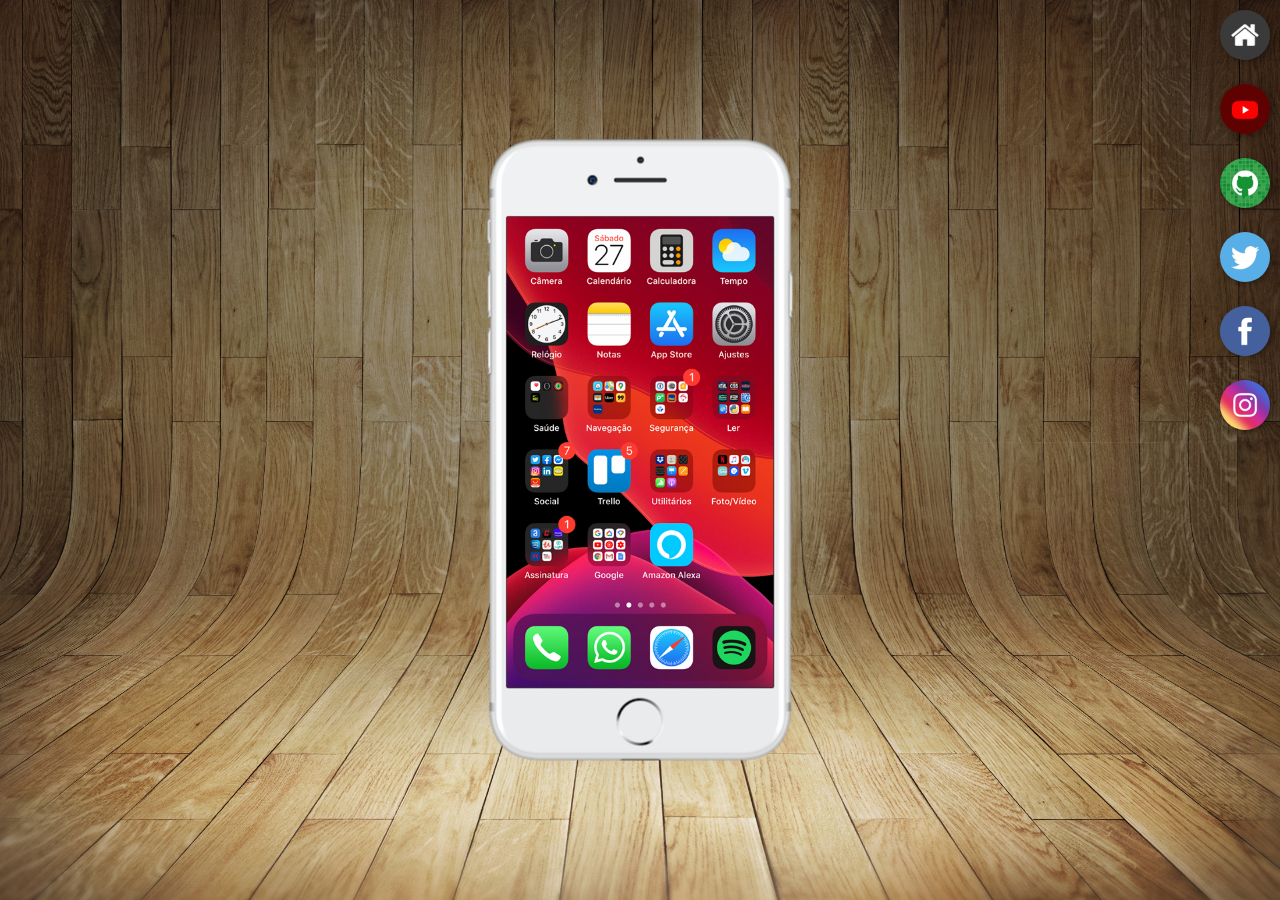
<file: index.html>
<!DOCTYPE html>
<html lang="pt-br">
<head>
    <meta charset="UTF-8">
    <meta http-equiv="X-UA-Compatible" content="IE=edge">
    <meta name="viewport" content="width=device-width, initial-scale=1.0">
    <link rel="shortcut icon" href="favicon.ico" type="image/x-icon">
    <link rel="stylesheet" href="estilo/style.css">
    <title>Projeto redes sociais</title>
</head>
<body>
    <main>
        <section id="telefone">
            <iframe src="home.html" name="tela" id="tela" frameborder="0">
                Seu navegador nao e compativel com isso.
            </iframe>
        </section>
        <section id="redes-sociais">
            <a href="home.html" target="tela"><img src="imagens/logo-home.jpg" alt="home"></a><br>
            <a href="youtube.html" target="tela"><img src="imagens/logo-youtube.jpg" alt="Youtube"></a><br>
            <a href="github.html" target="tela"><img src="imagens/logo-github.jpg" alt="Github"></a><br>
            <a href="twiter.html" target="tela"><img src="imagens/logo-twitter.jpg" alt="Twitter"></a><br>
            <a href="facebook.html" target="tela"><img src="imagens/logo-facebook.jpg" alt="Facebook"></a><br>
            <a href="instagram.html" target="tela"><img src="imagens/logo-instagram.jpg" alt="Instagram"></a>
        </section>
    </main>
</body>
</html>
</file>
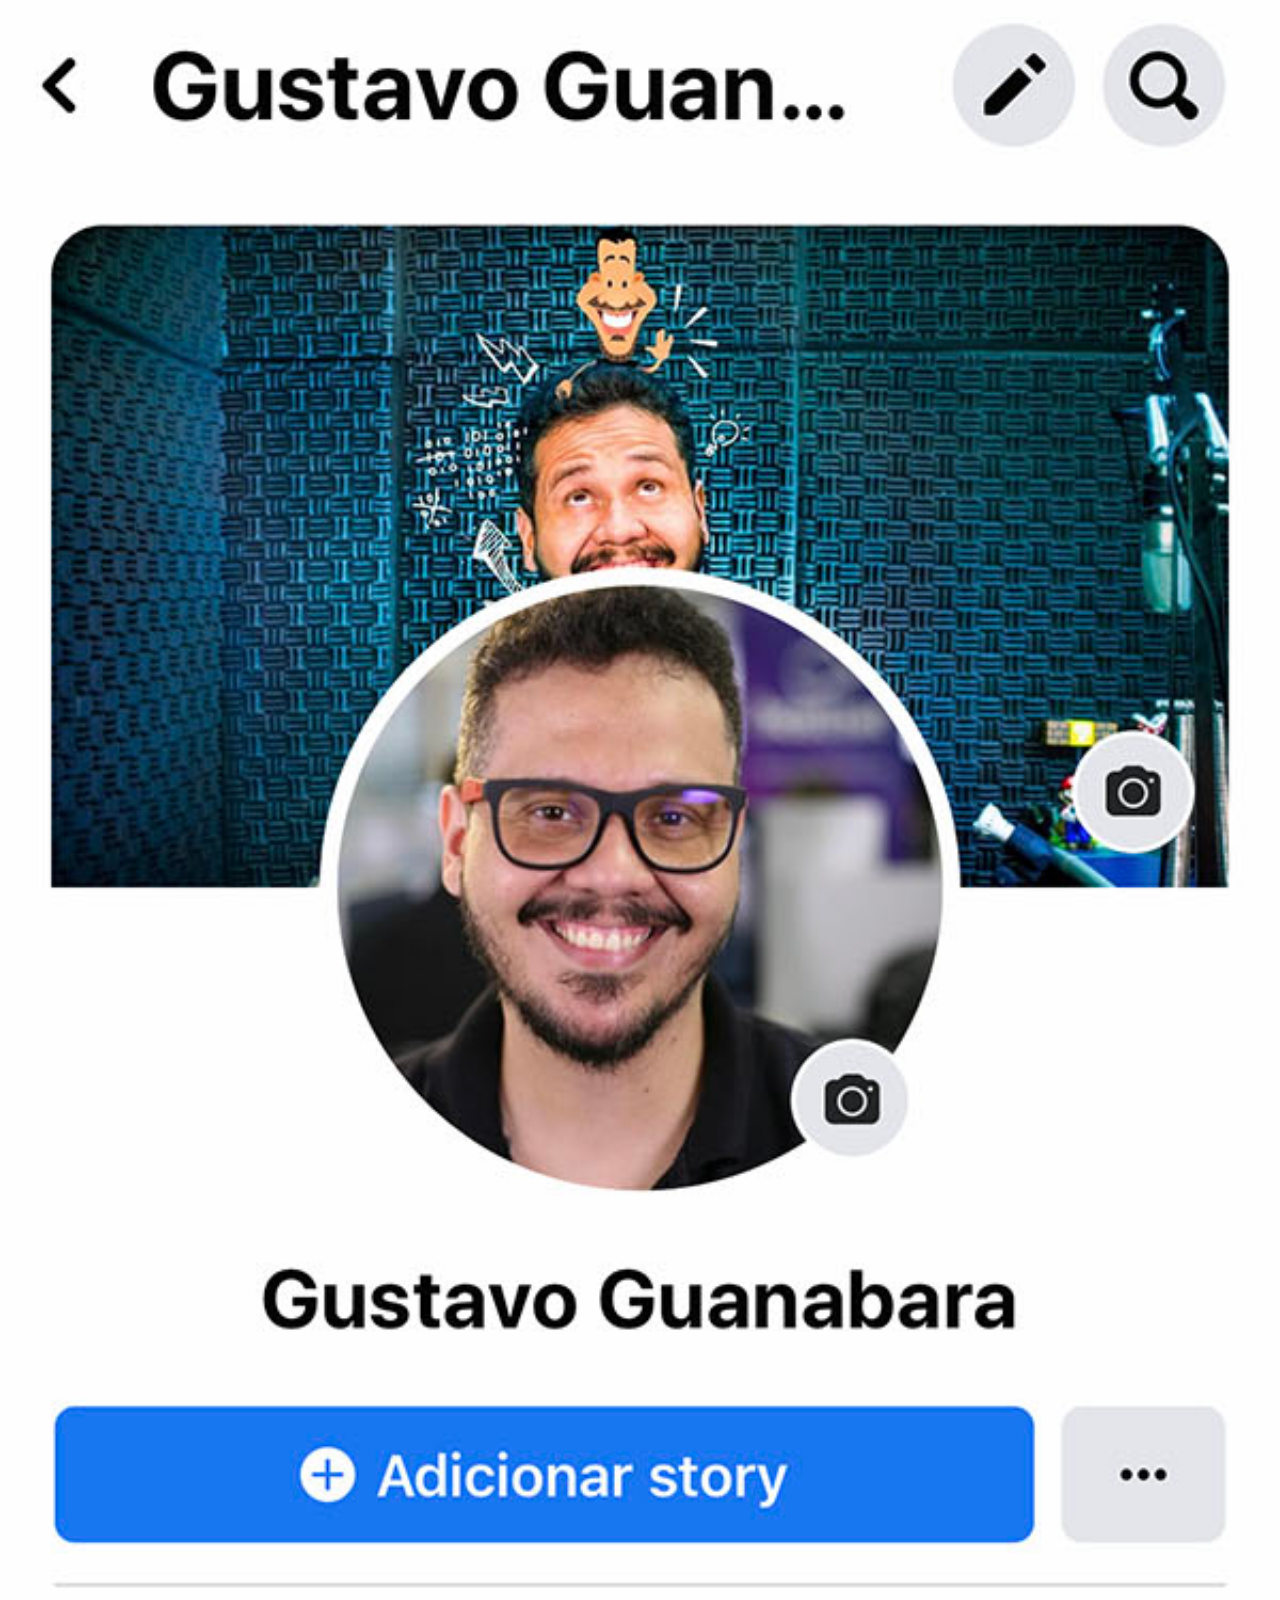
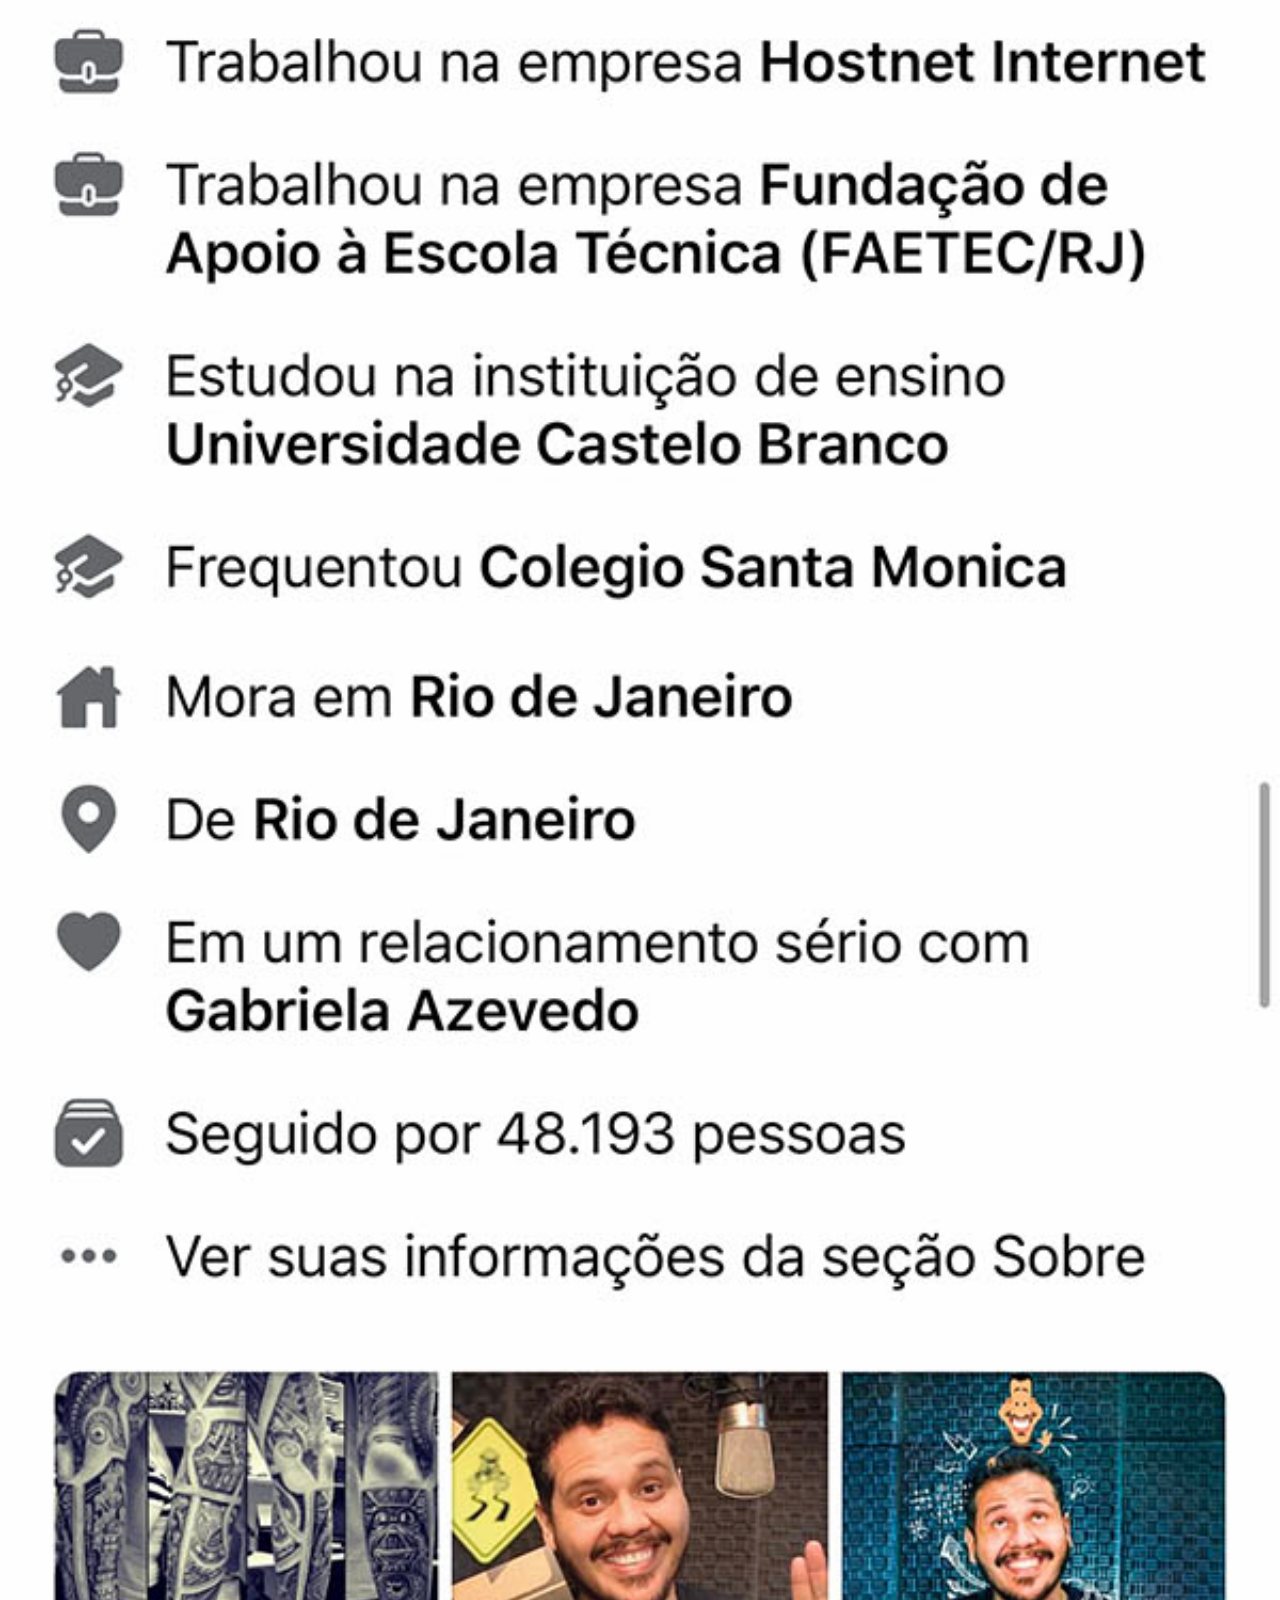
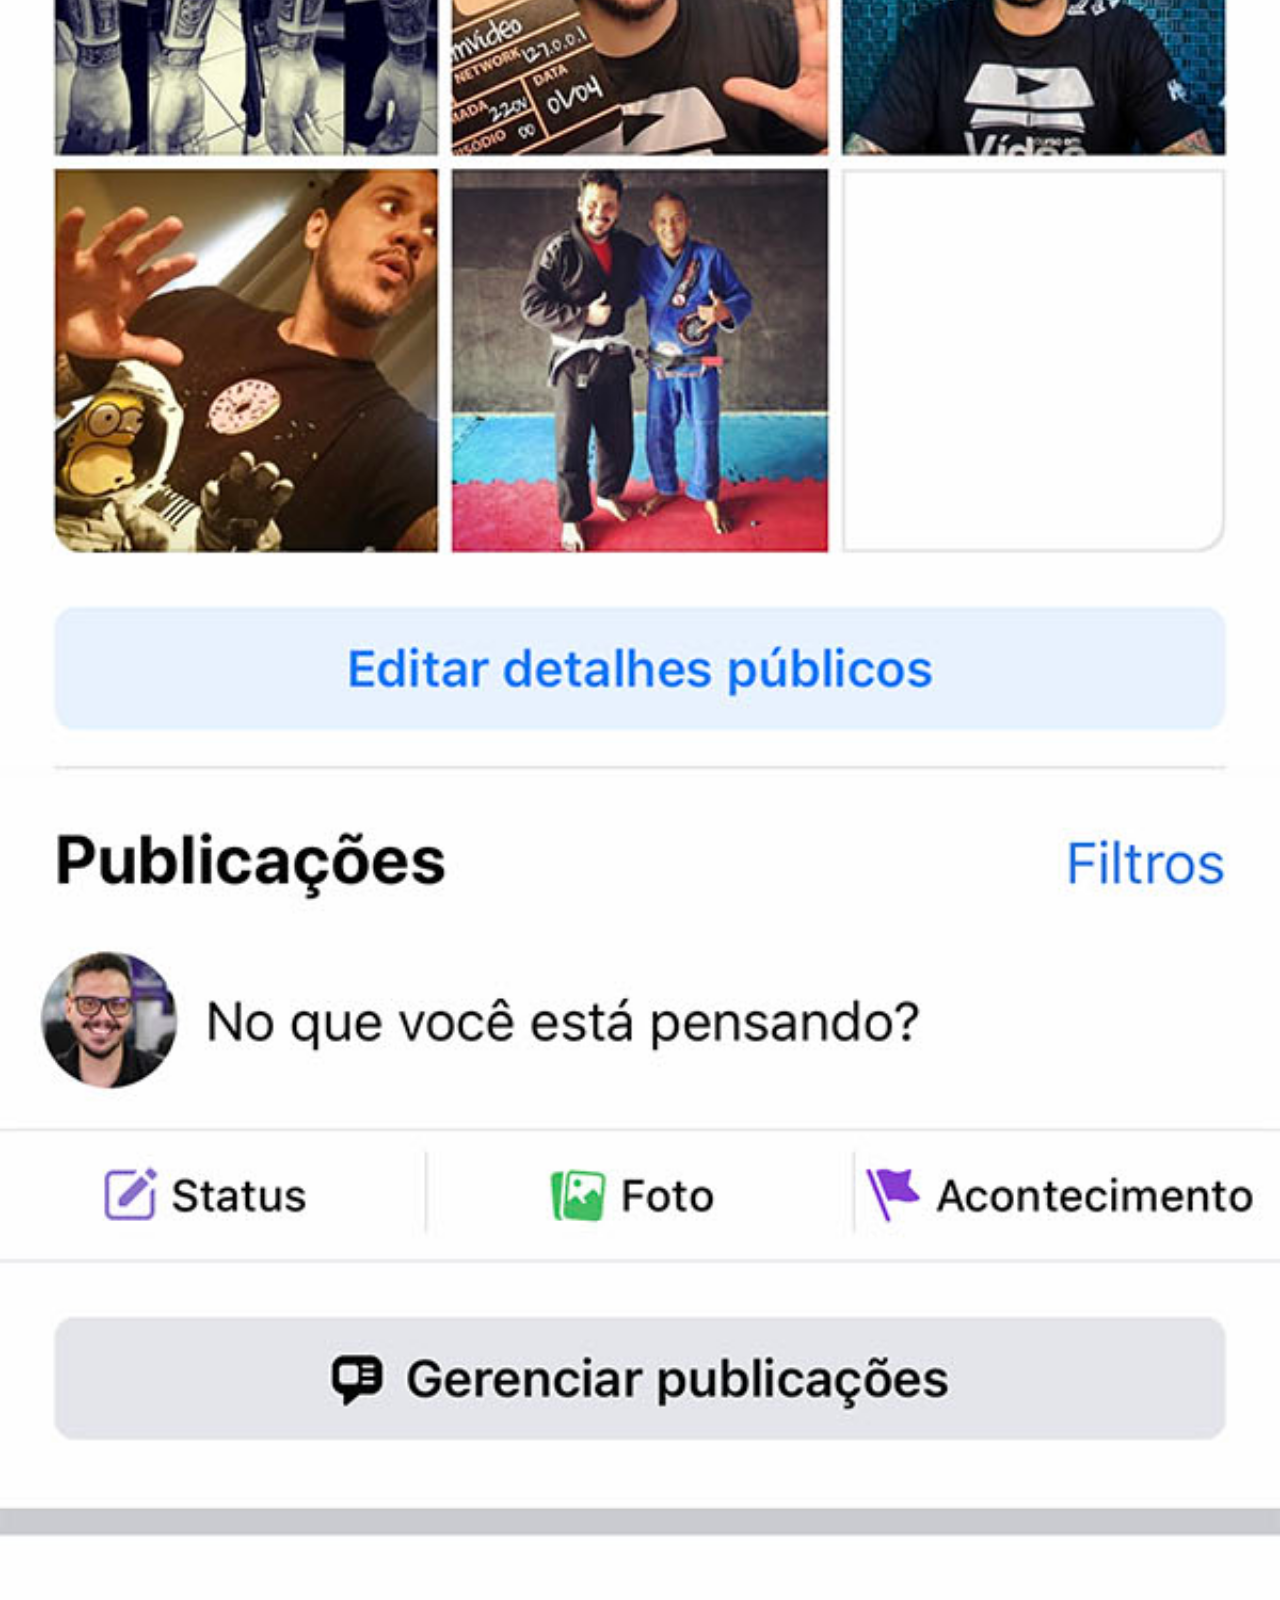
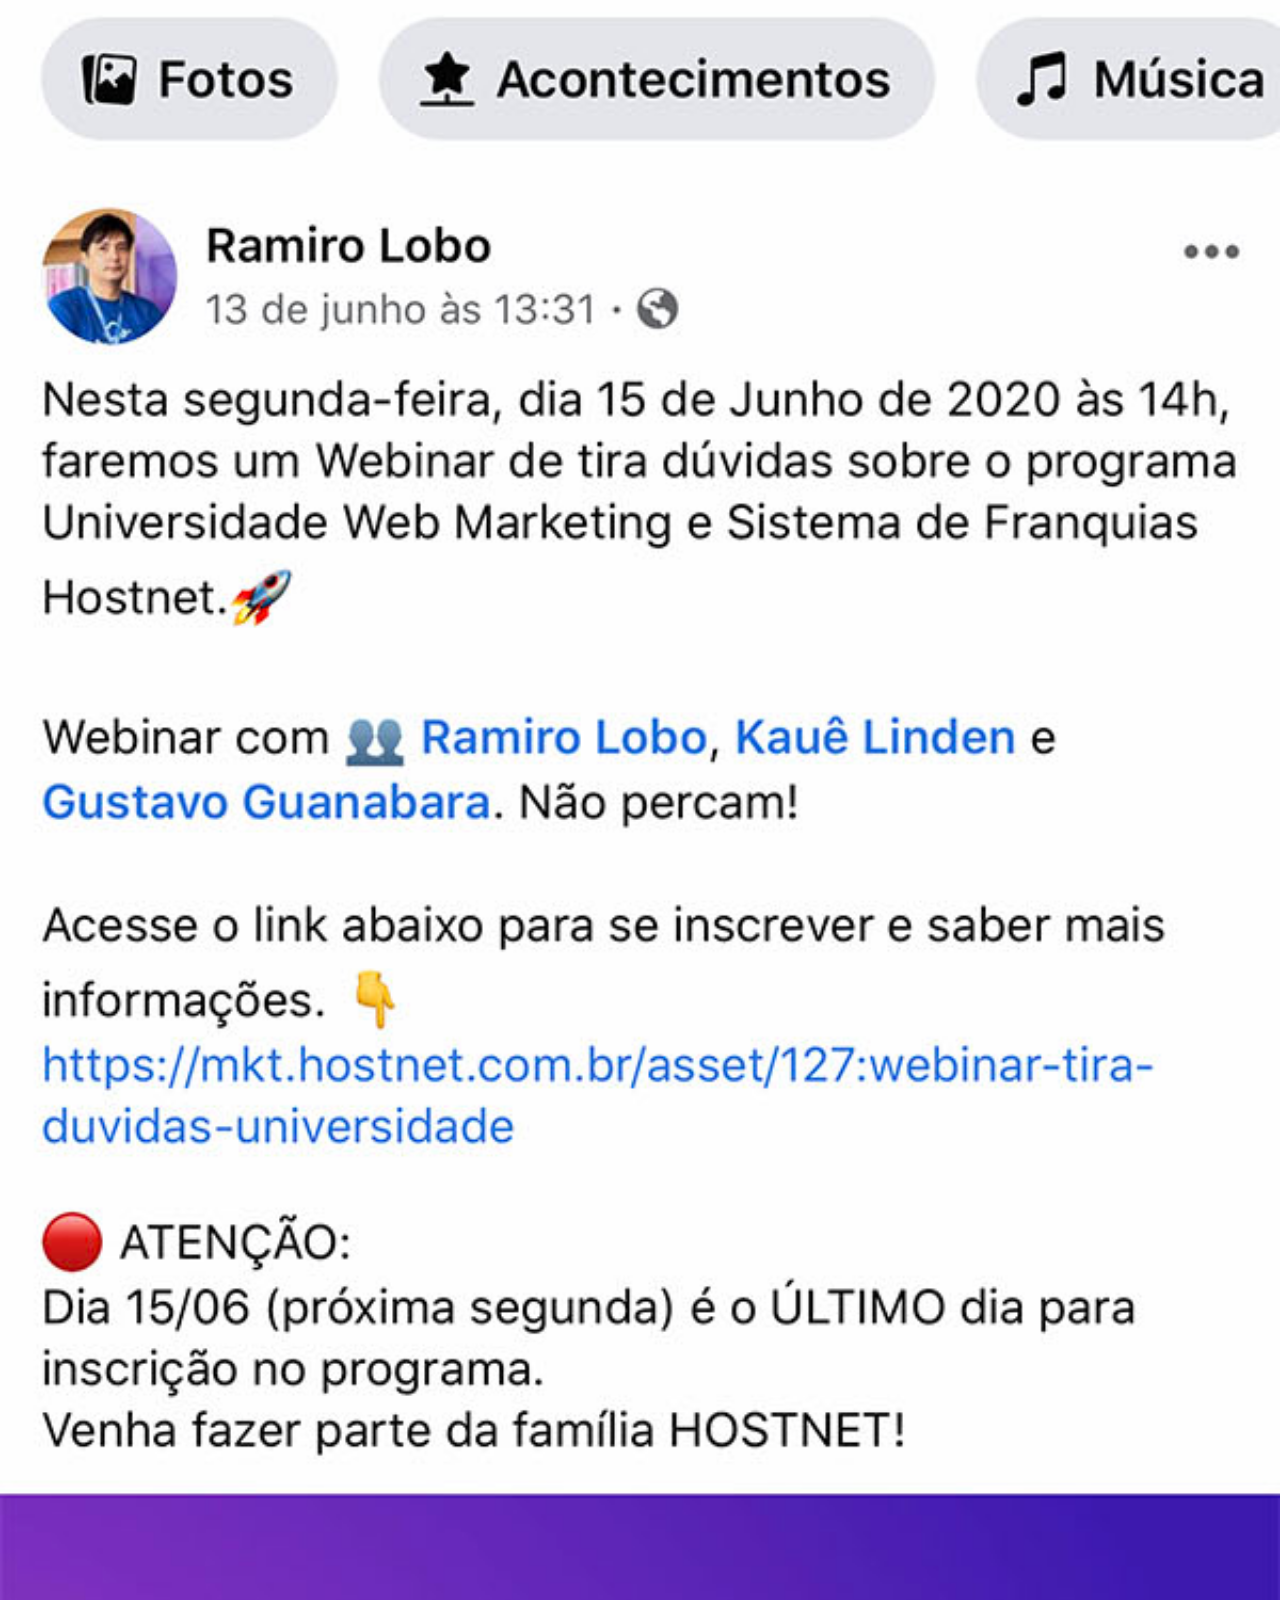
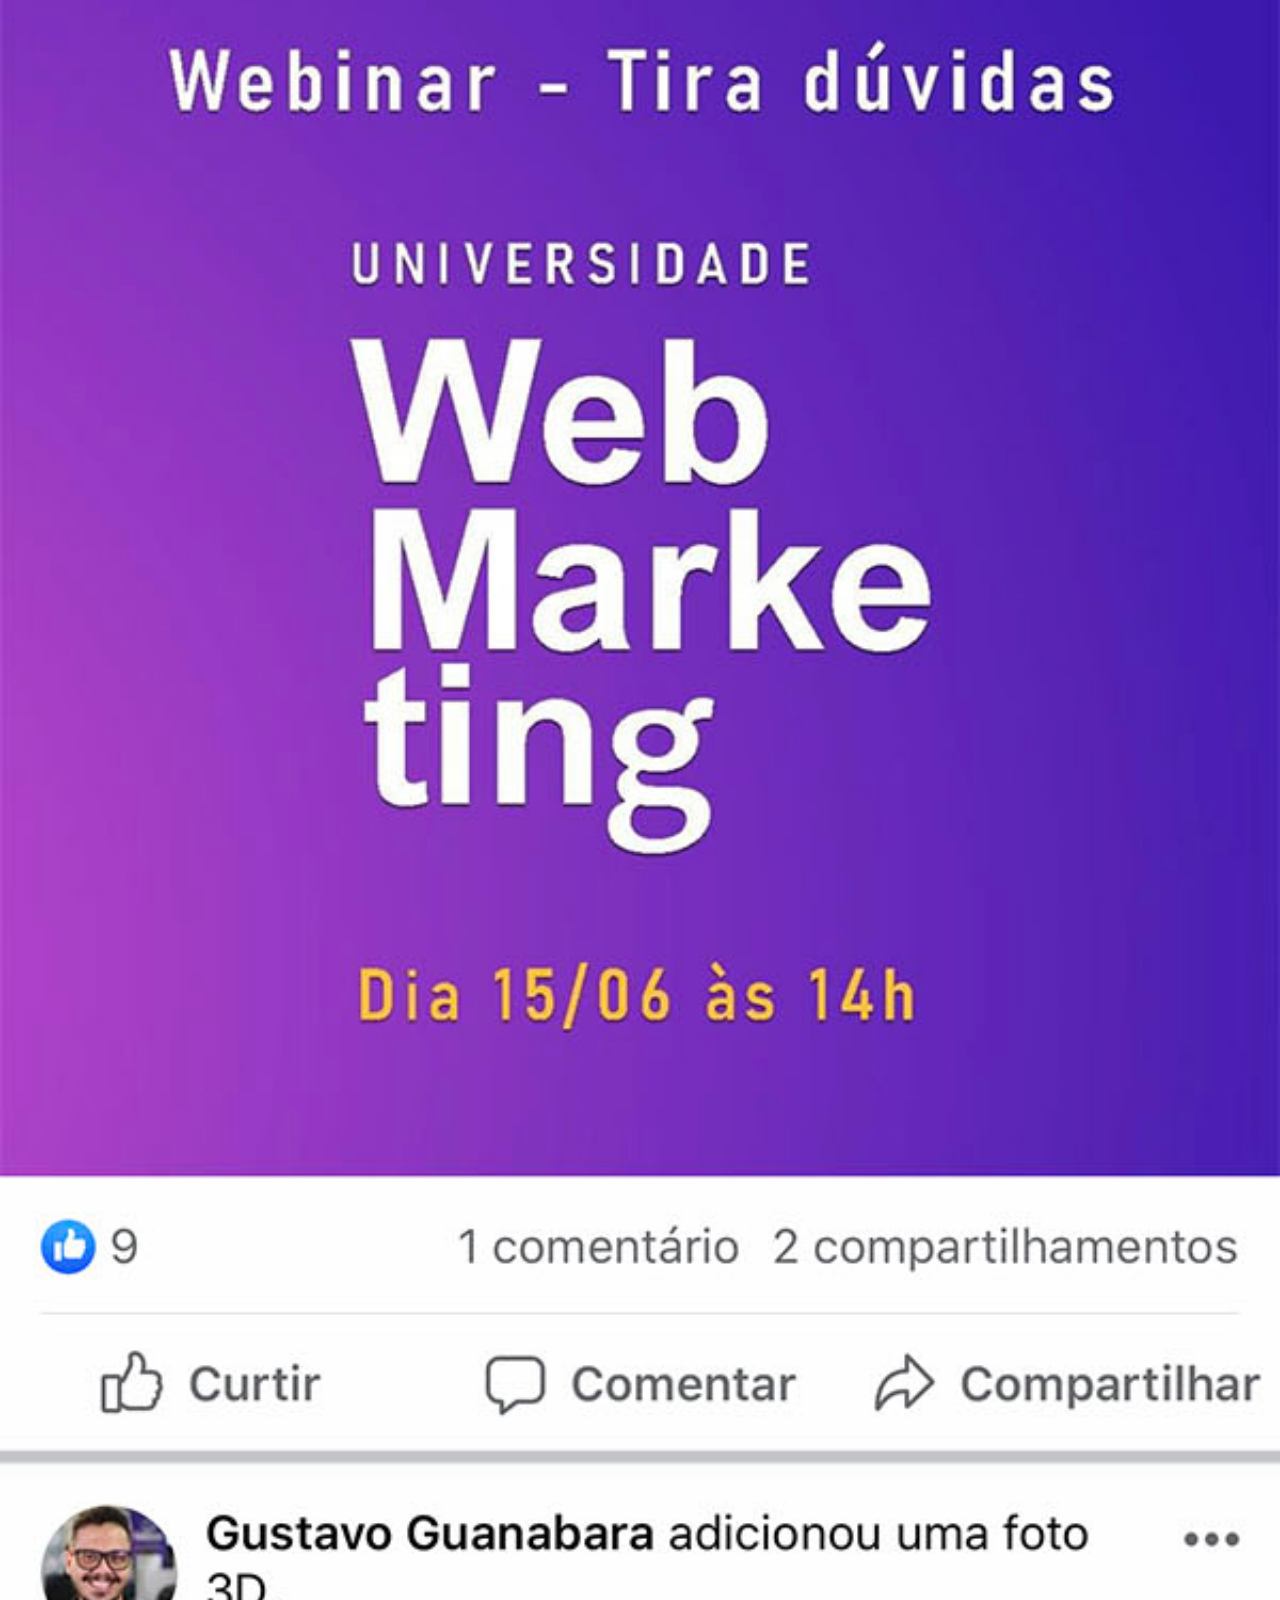
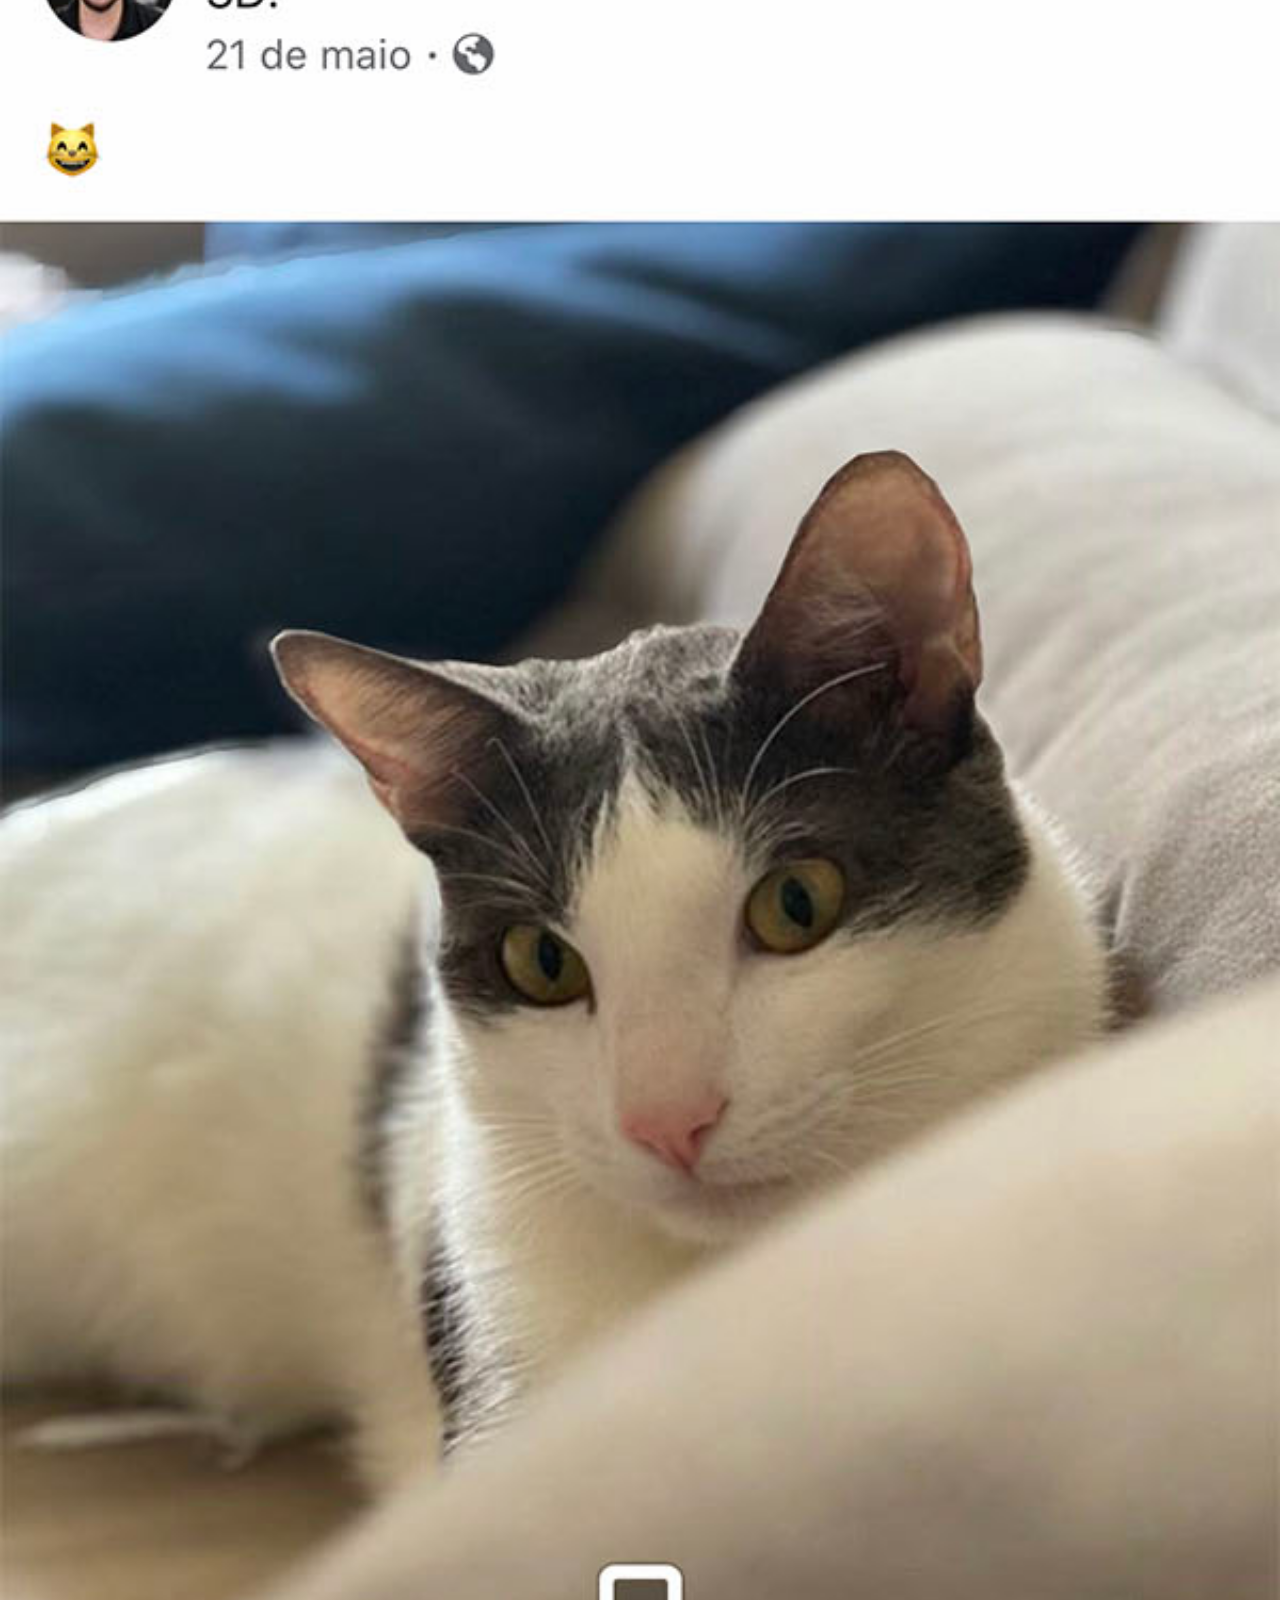
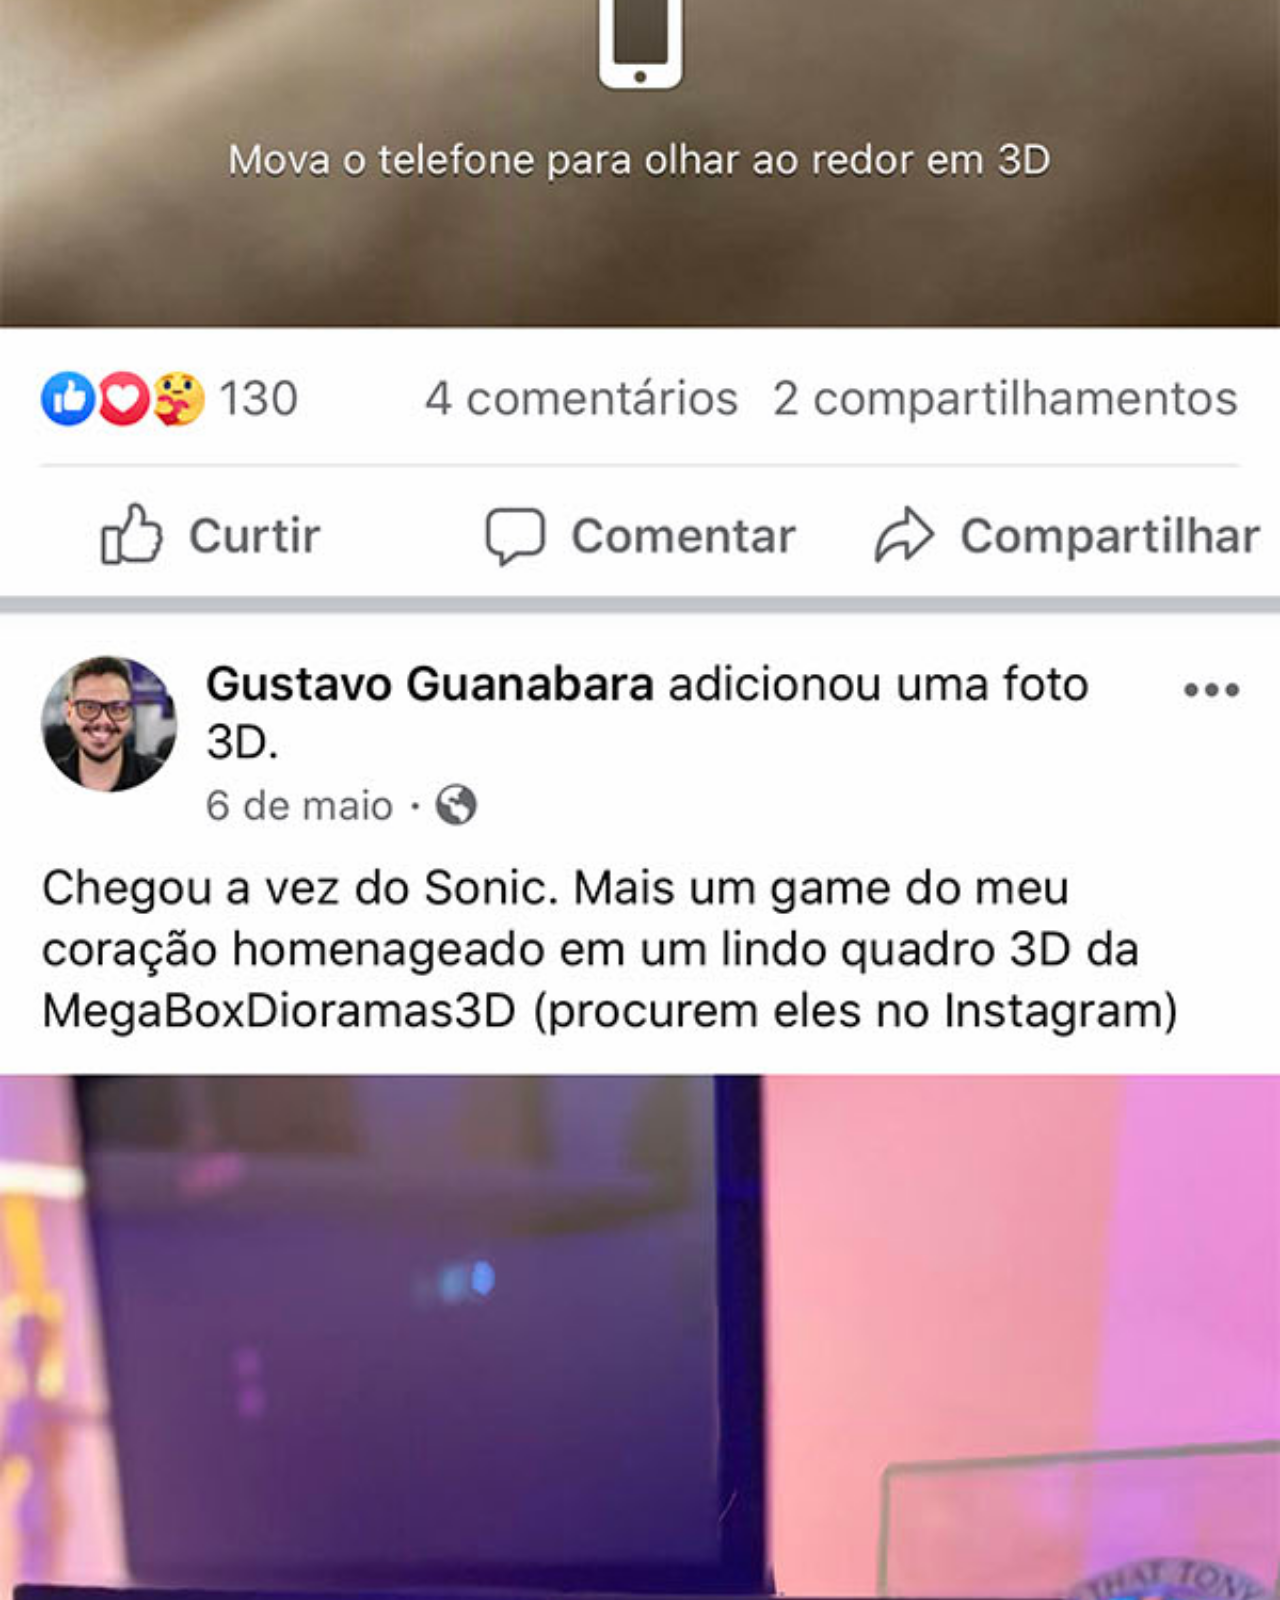
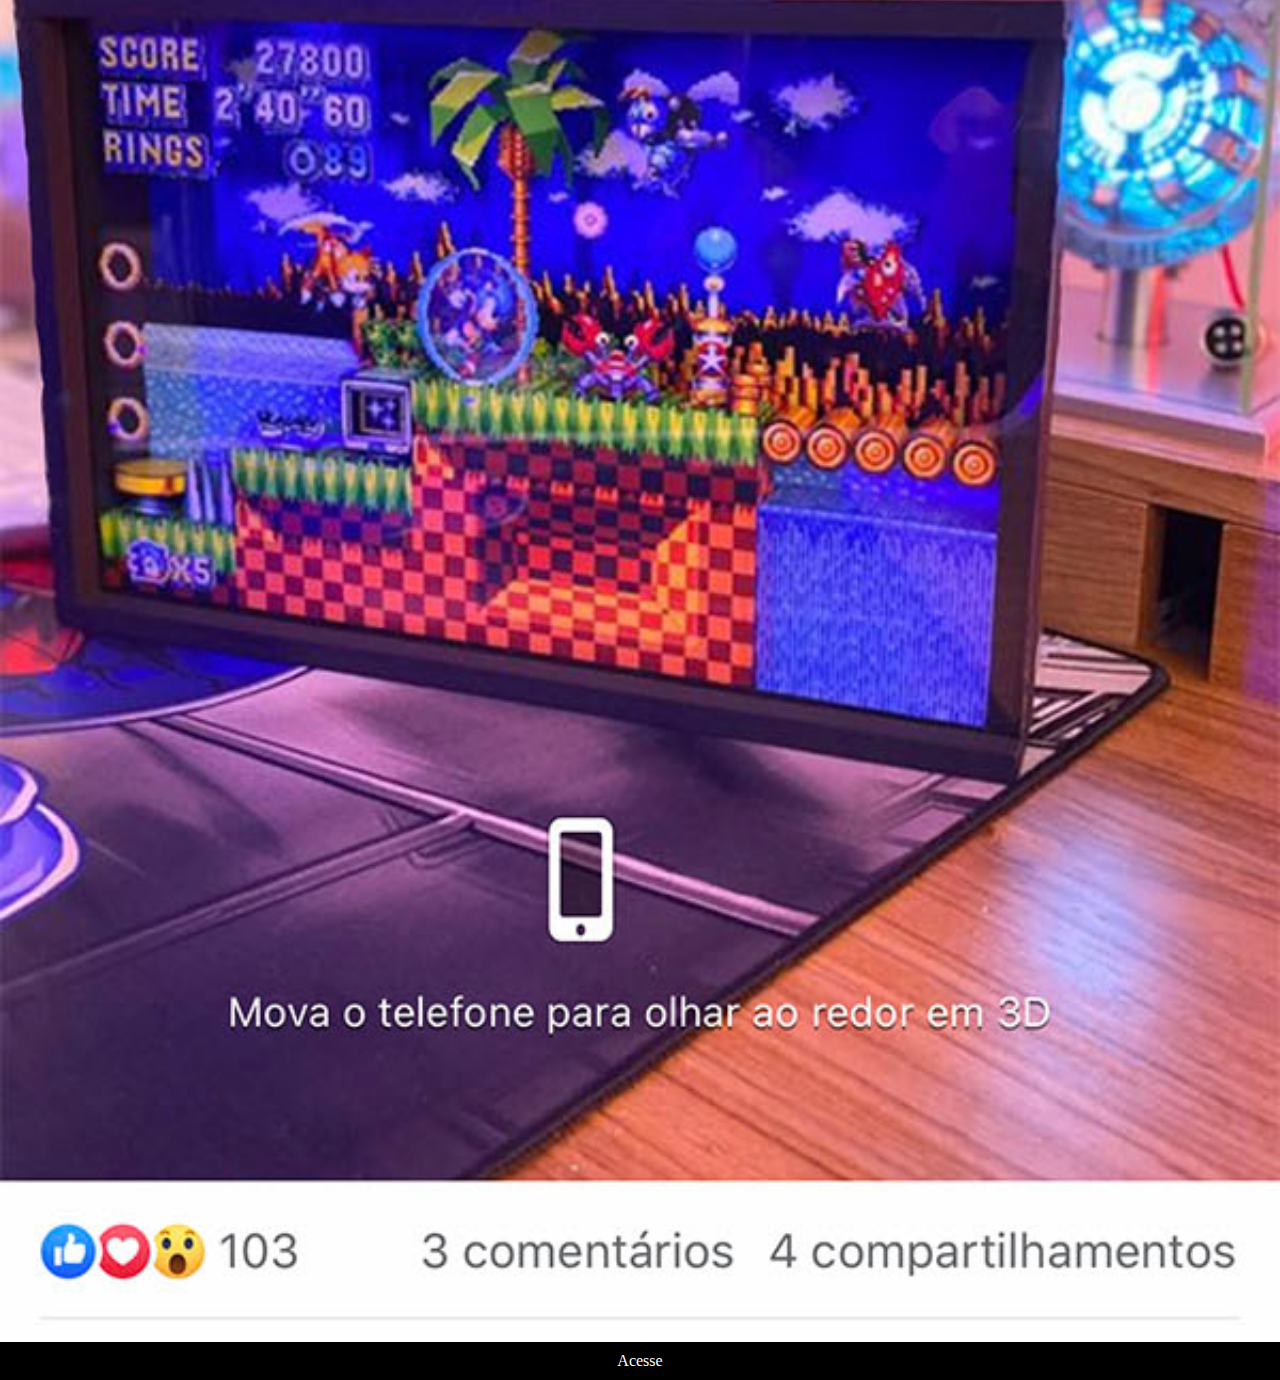
<file: facebook.html>
<!DOCTYPE html>
<html lang="pt-br">
<head>
    <meta charset="UTF-8">
    <meta http-equiv="X-UA-Compatible" content="IE=edge">
    <meta name="viewport" content="width=device-width, initial-scale=1.0">
    <title>facebook</title>
    <style>
        *{
            margin: 0px;
            padding: 0px;
        }
        ::-webkit-scrollbar{
            width: 0px;
            height: 0px;
        }
        img{
            width: 100vw;
        }
        a{
            display: block;
            padding: 10px;
            color: white;
            background-color: black;
            text-align: center;
            text-decoration: none;
        }
    </style>
</head>
<body>
    <img src="imagens/tela-facebook.jpg" alt="facebook">
    <a href="https://www.google.com/search?q=facebook&oq=facebook&aqs=chrome.0.0i271j46i39i199i465j0i131i433i512l4j0i433i512j69i60.5905j0j7&sourceid=chrome&ie=UTF-8" target="_blank">Acesse</a>
</body>
</html>
</file>
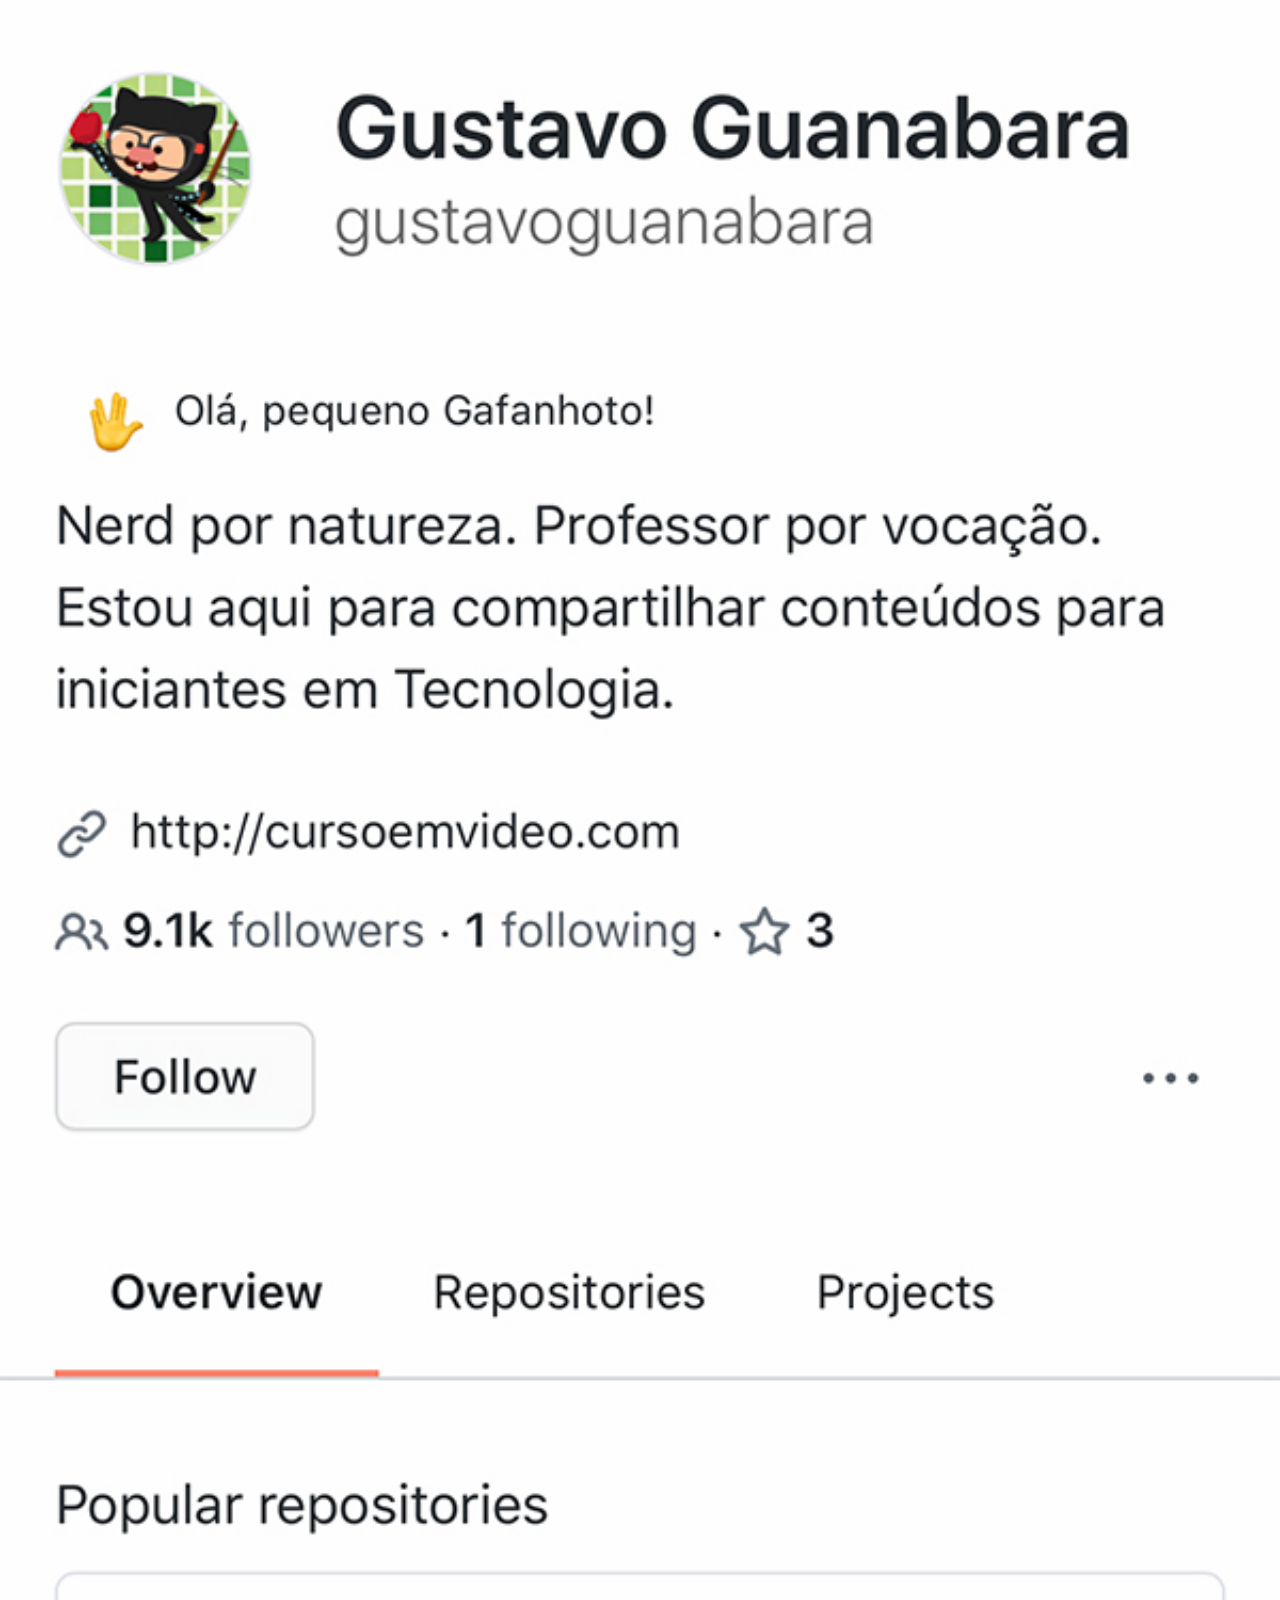
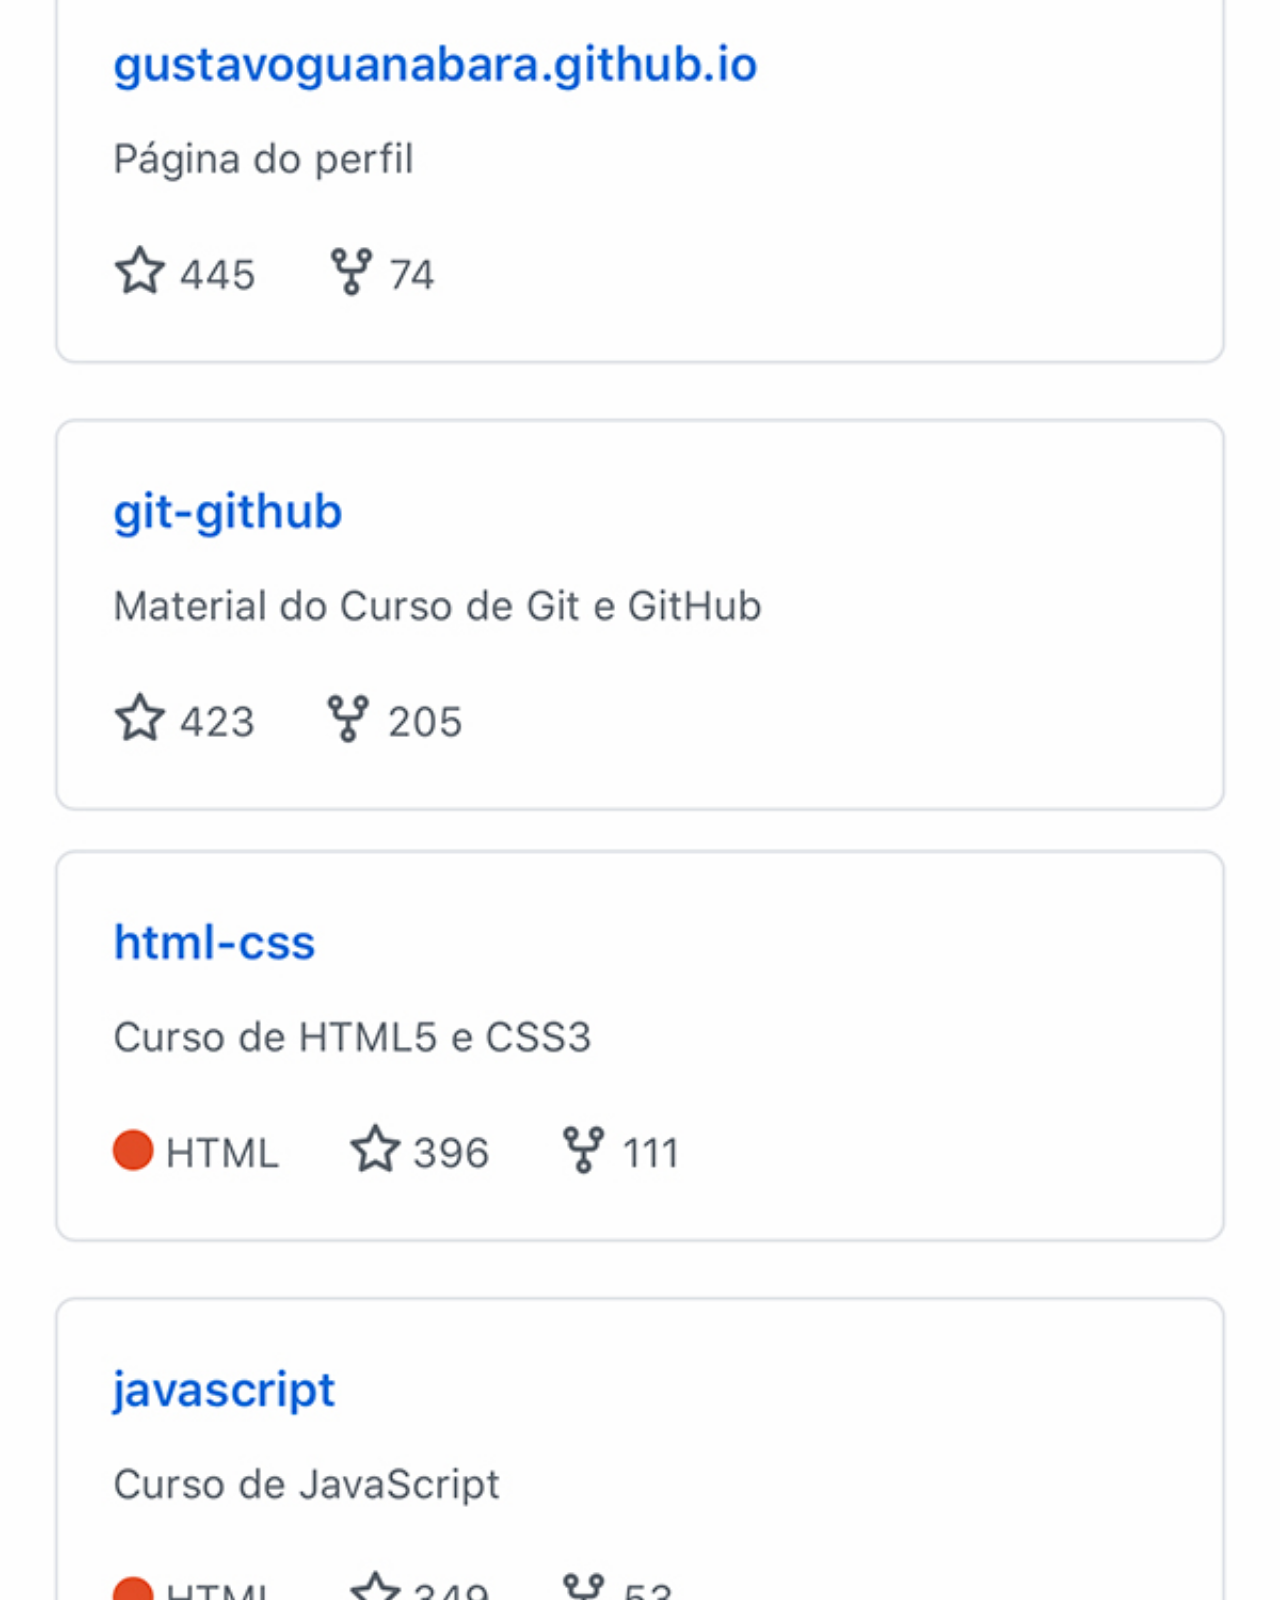
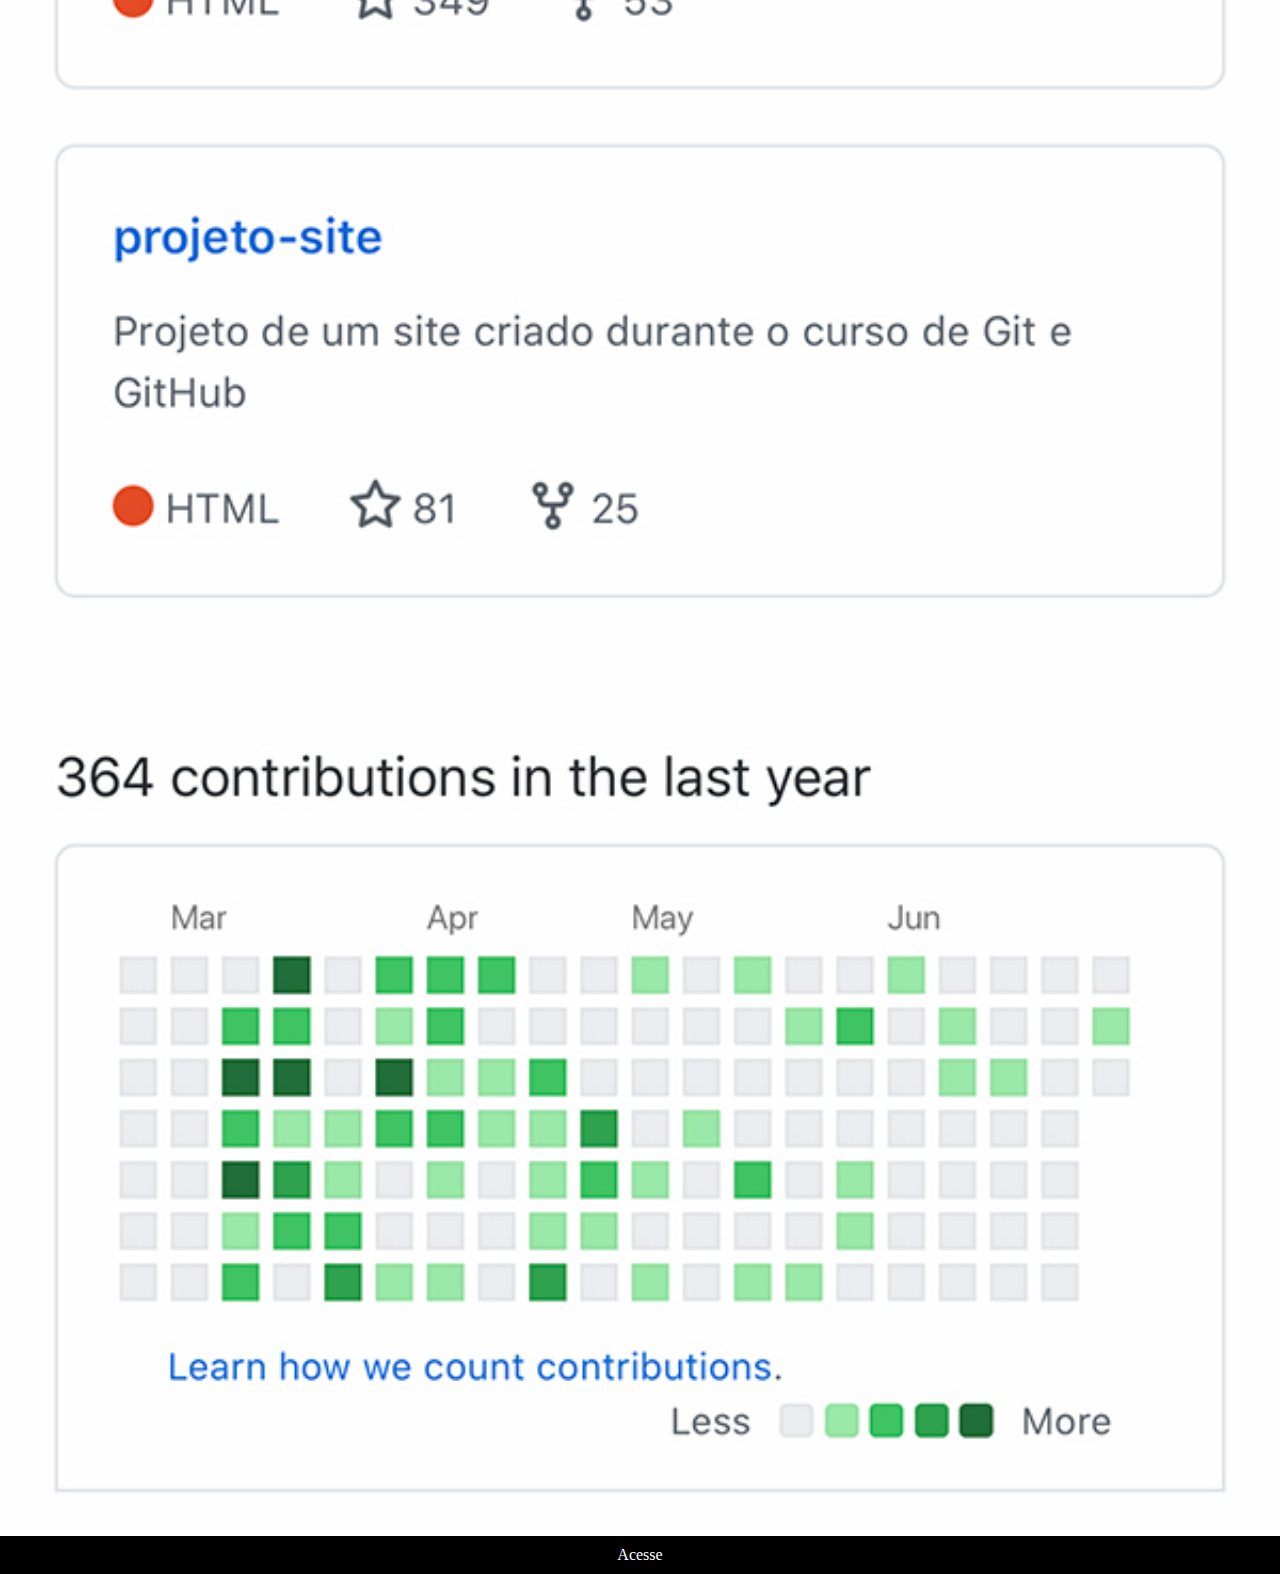
<file: github.html>
<!DOCTYPE html>
<html lang="pt-br">
<head>
    <meta charset="UTF-8">
    <meta http-equiv="X-UA-Compatible" content="IE=edge">
    <meta name="viewport" content="width=device-width, initial-scale=1.0">
    <title>Github</title>
    <style>
        *{
            margin: 0px;
            padding: 0px;
        }
        ::-webkit-scrollbar{
            width: 0px;
            height: 0px;
        }
        img{
            width: 100vw;
        }
        a{
            display: block;
            padding: 10px;
            background-color: black;
            color: white;
            text-align: center;
            text-decoration: none;
        }
    </style>
</head>
<body>
    <img src="imagens/tela-github.jpg" alt="github">
    <a href="https://github.com/ViktorJoao" target="_blank">Acesse</a>
</body>
</html>
</file>
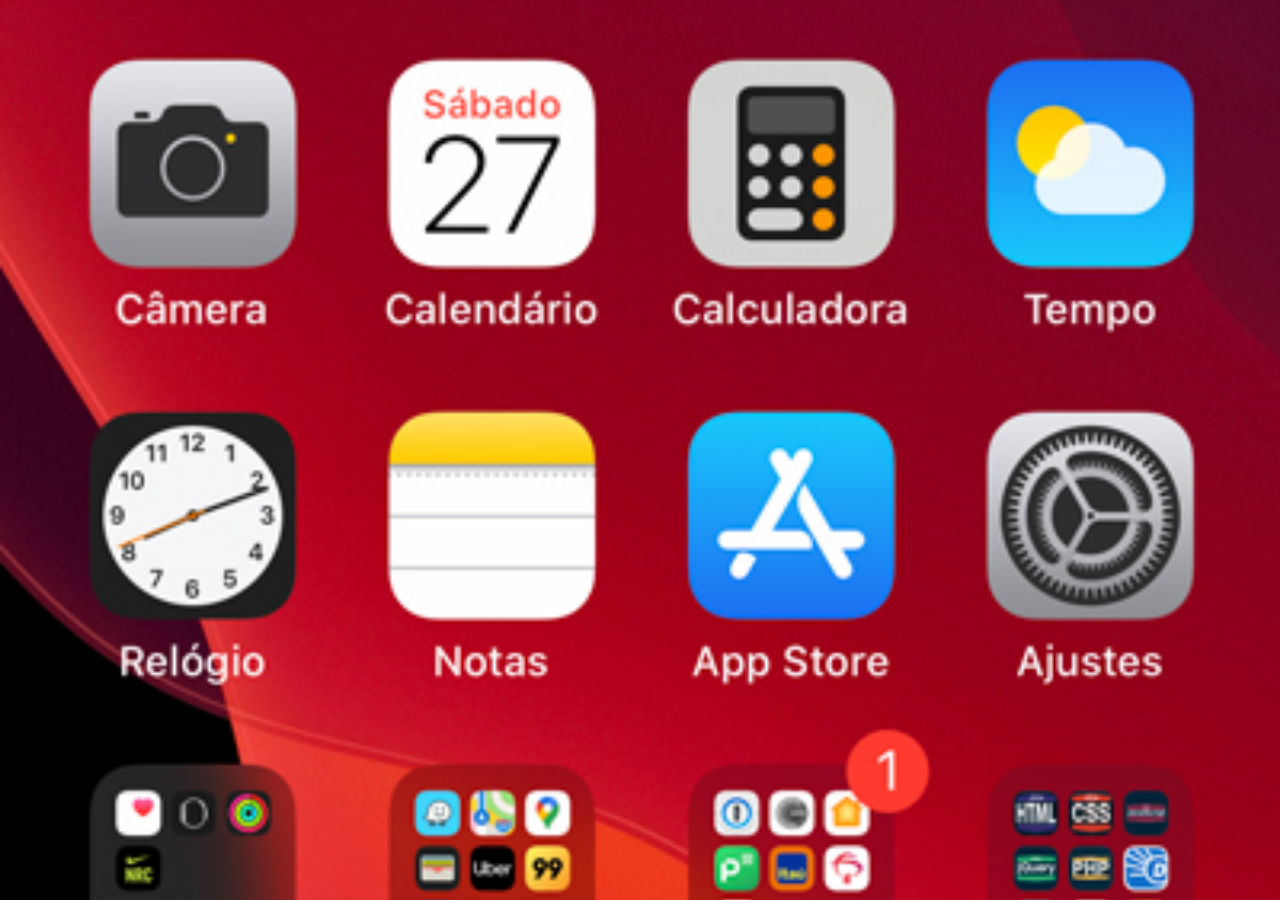
<file: home.html>
<!DOCTYPE html>
<html lang="pt-br">
<head>
    <meta charset="UTF-8">
    <meta http-equiv="X-UA-Compatible" content="IE=edge">
    <meta name="viewport" content="width=device-width, initial-scale=1.0">
    <title>Home</title>
</head>
<style>
    *{
        margin: 0px;
        padding: 0px;
    }
    body{
        width: 100vw;
        height: 100vh;
        background: black url('imagens/tela-home.jpg') no-repeat
        top center;
        background-size: cover;
    }
</style>
<body>

</body>
</html>
</file>
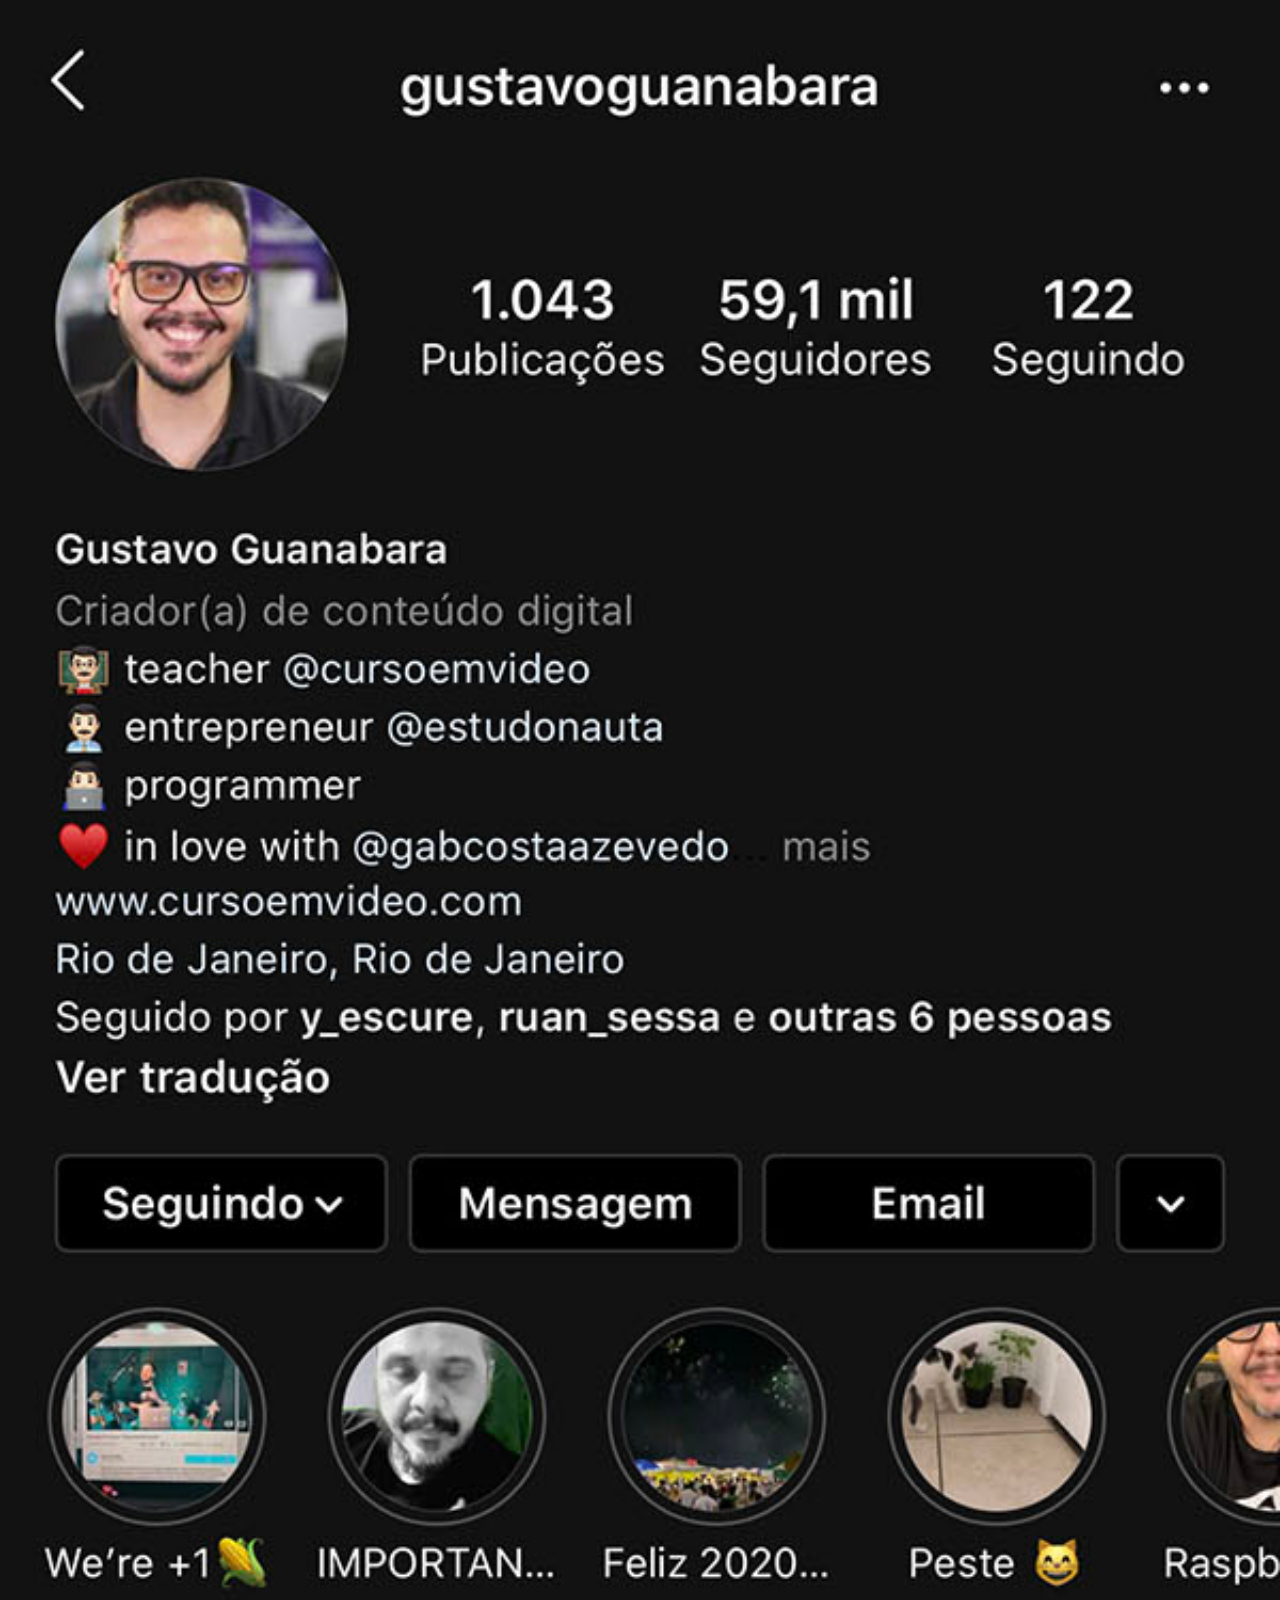
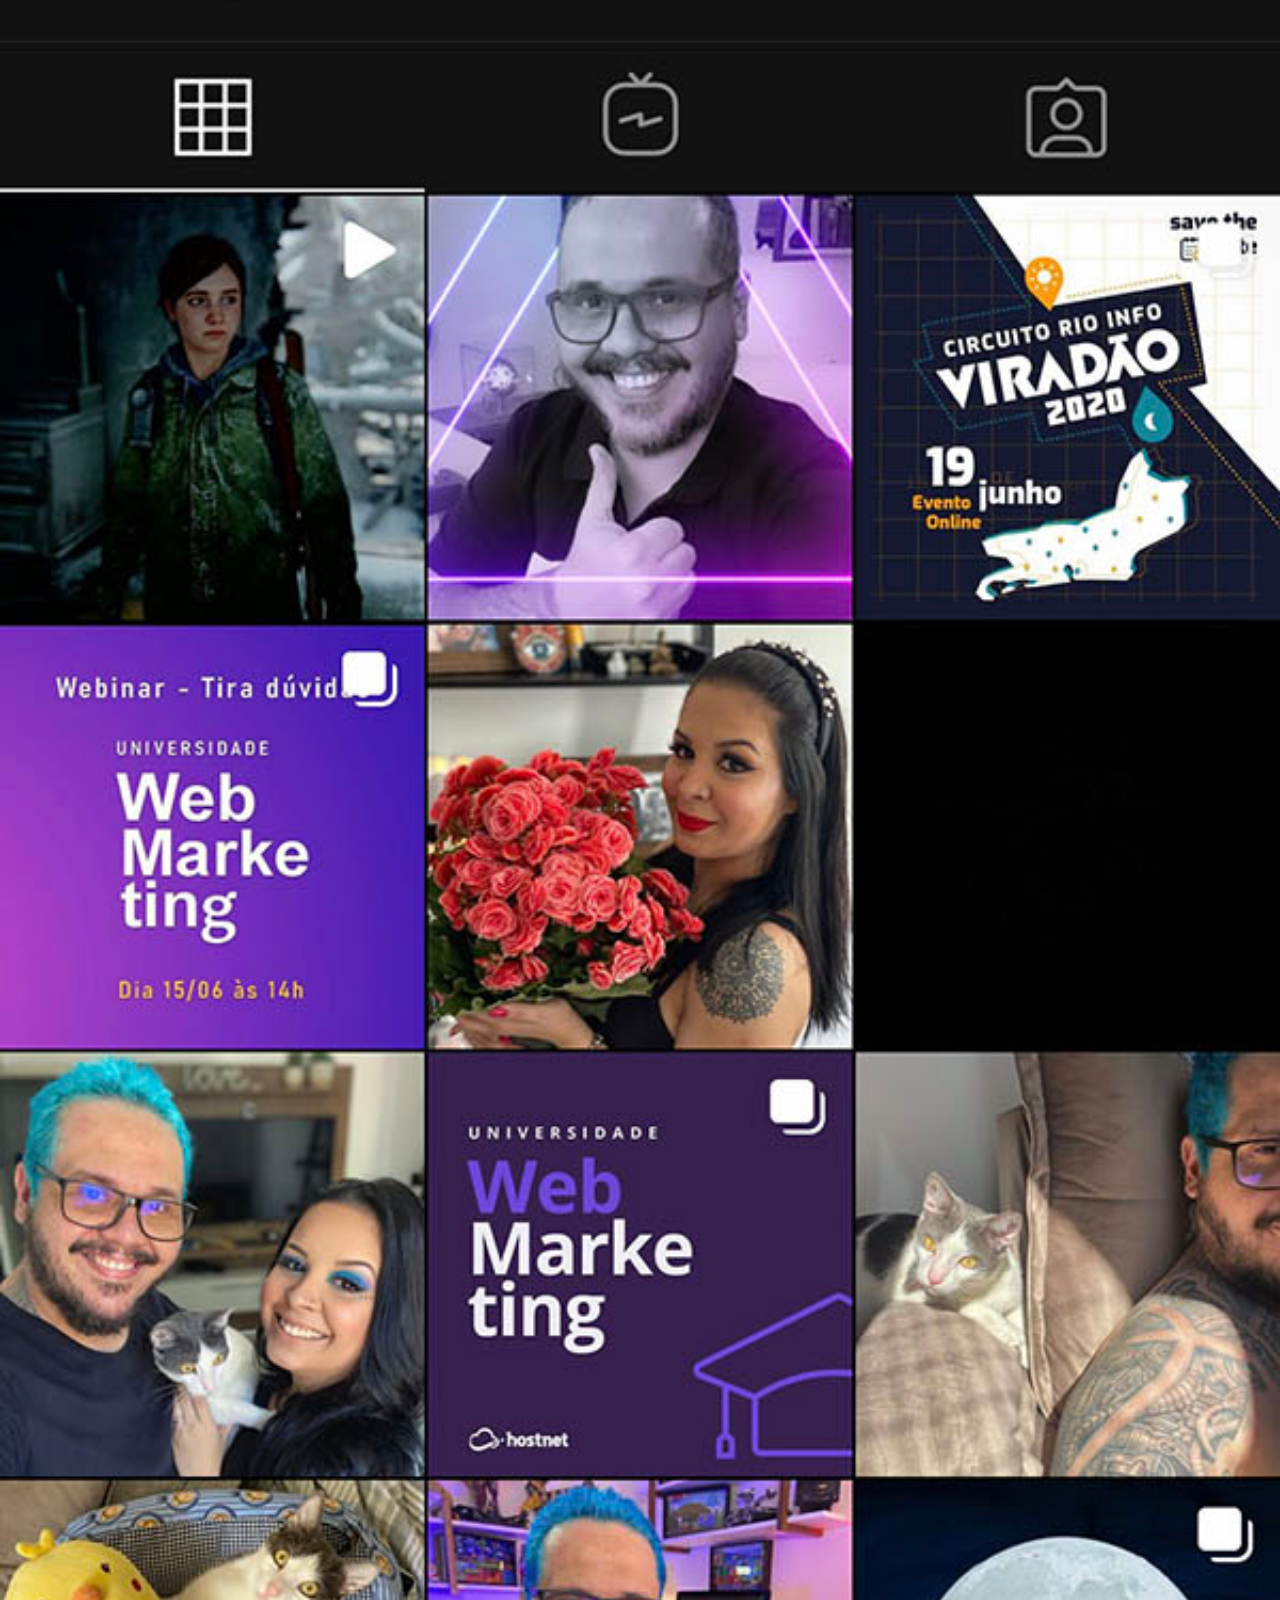
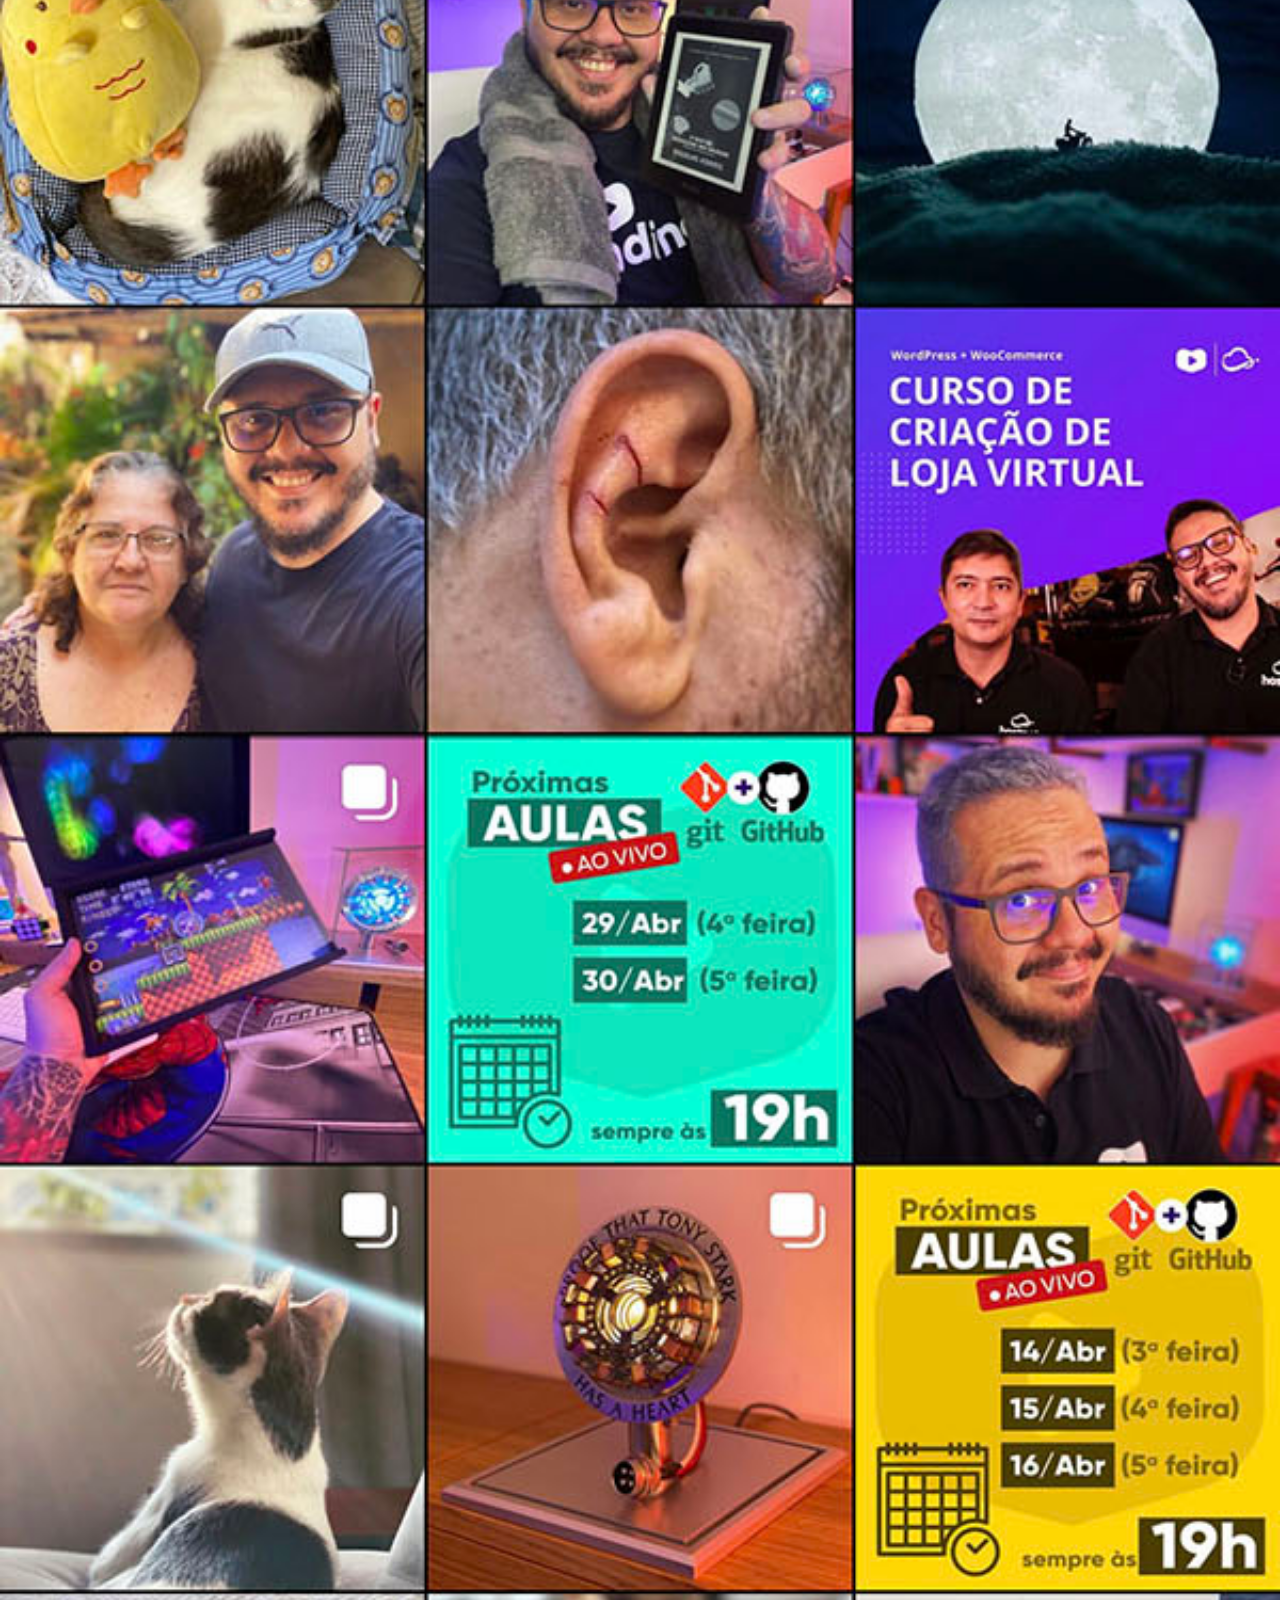
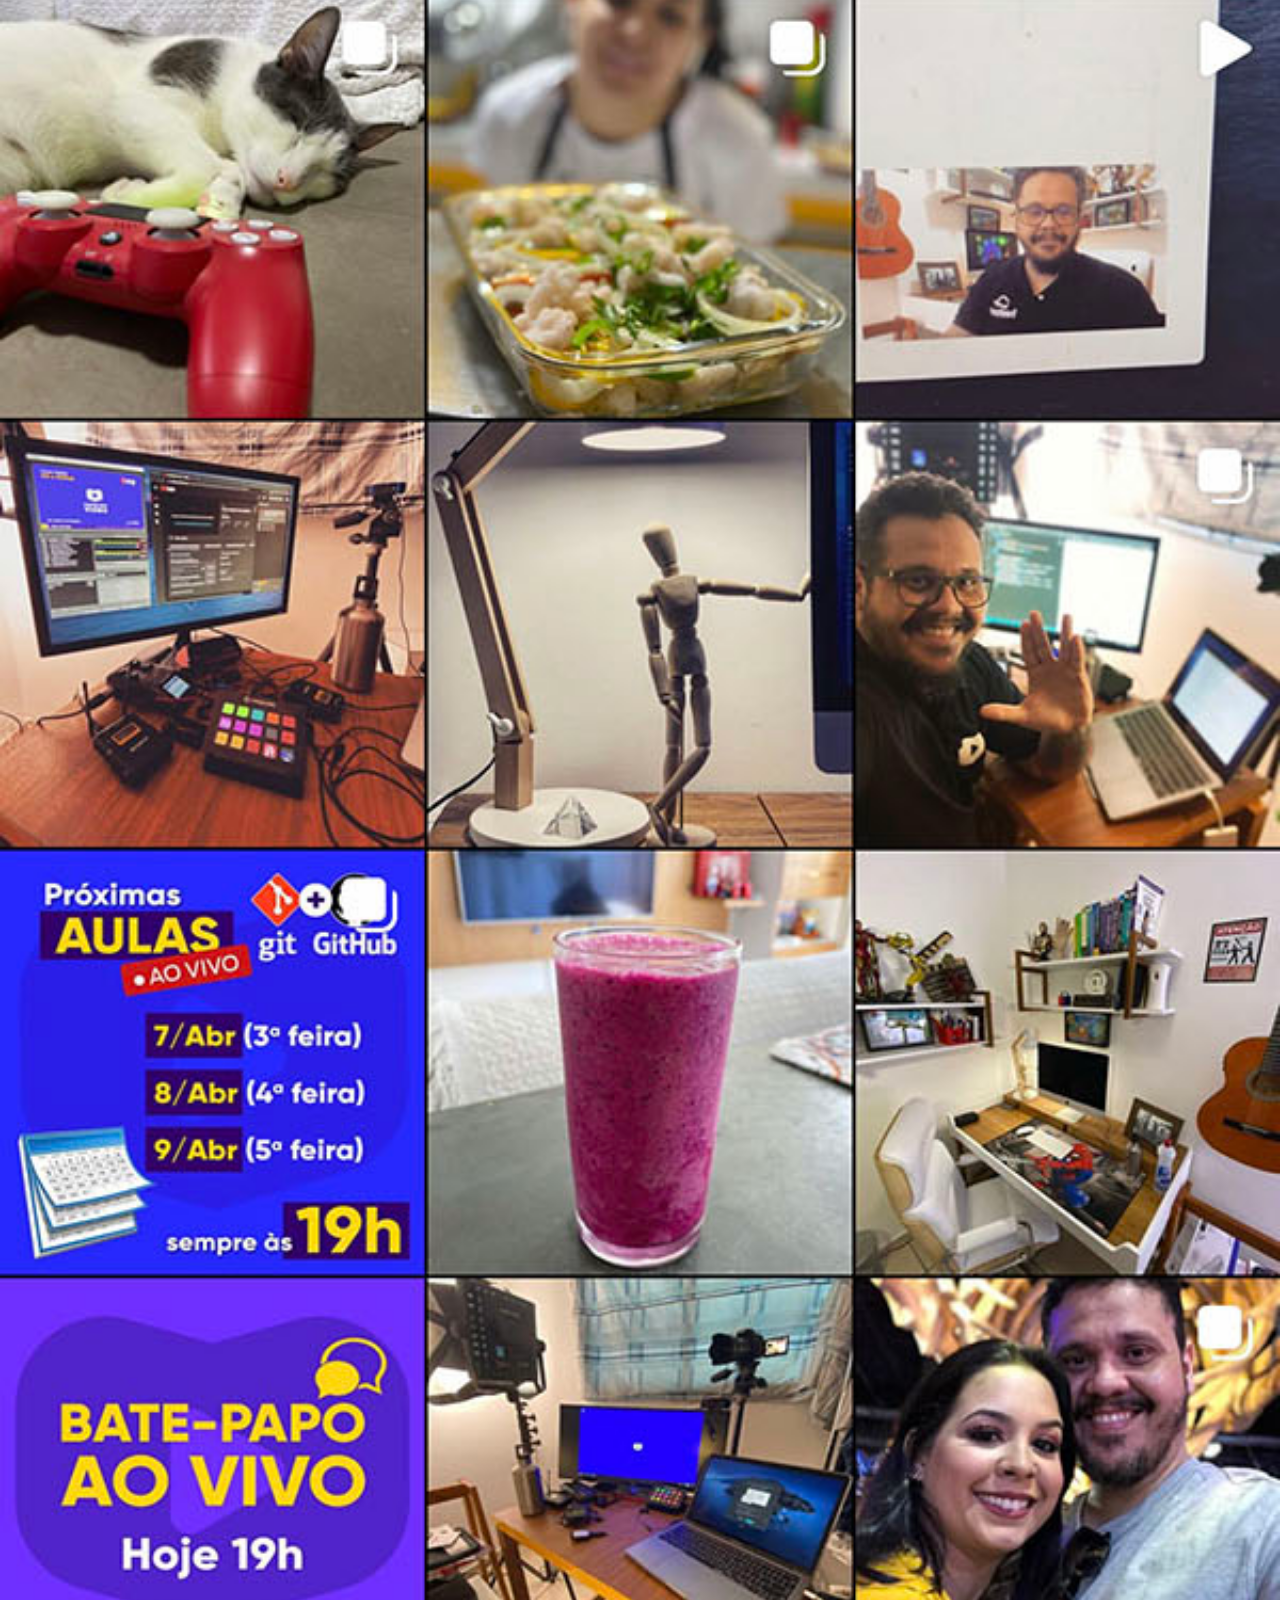
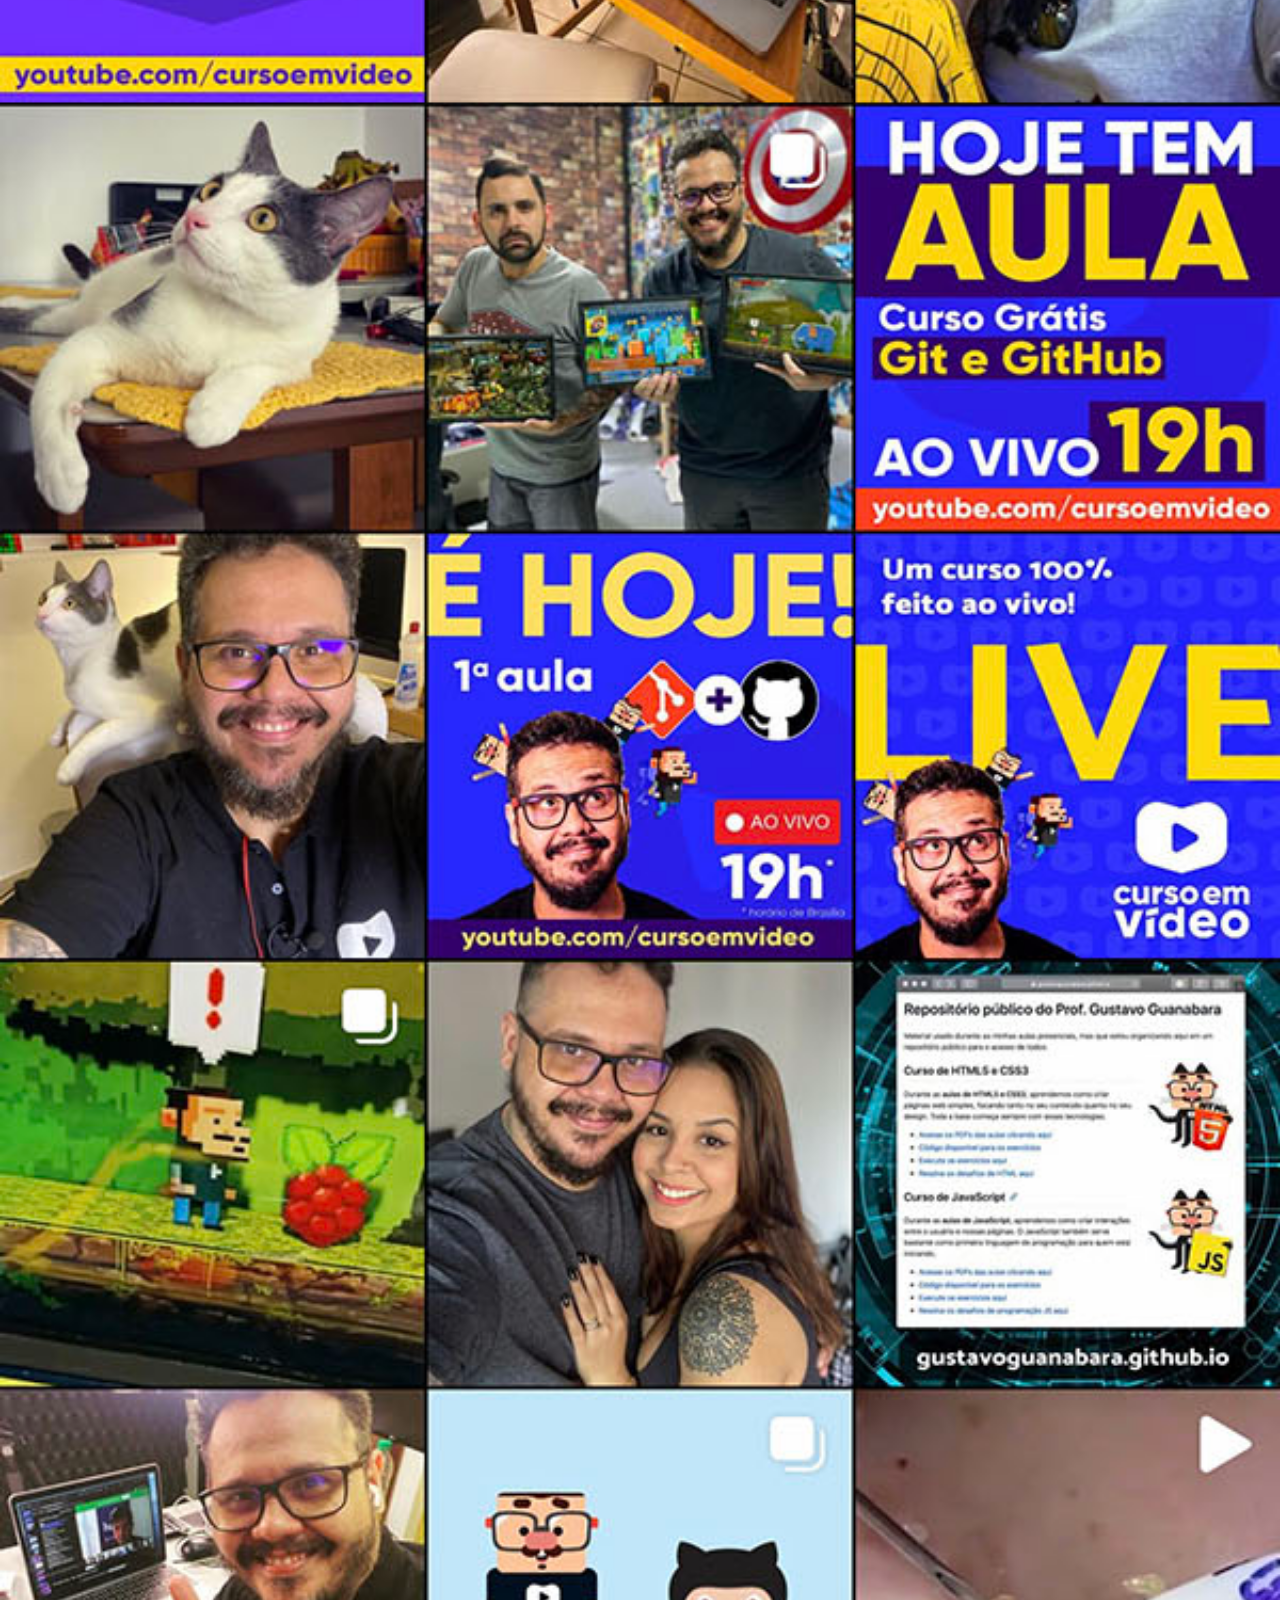
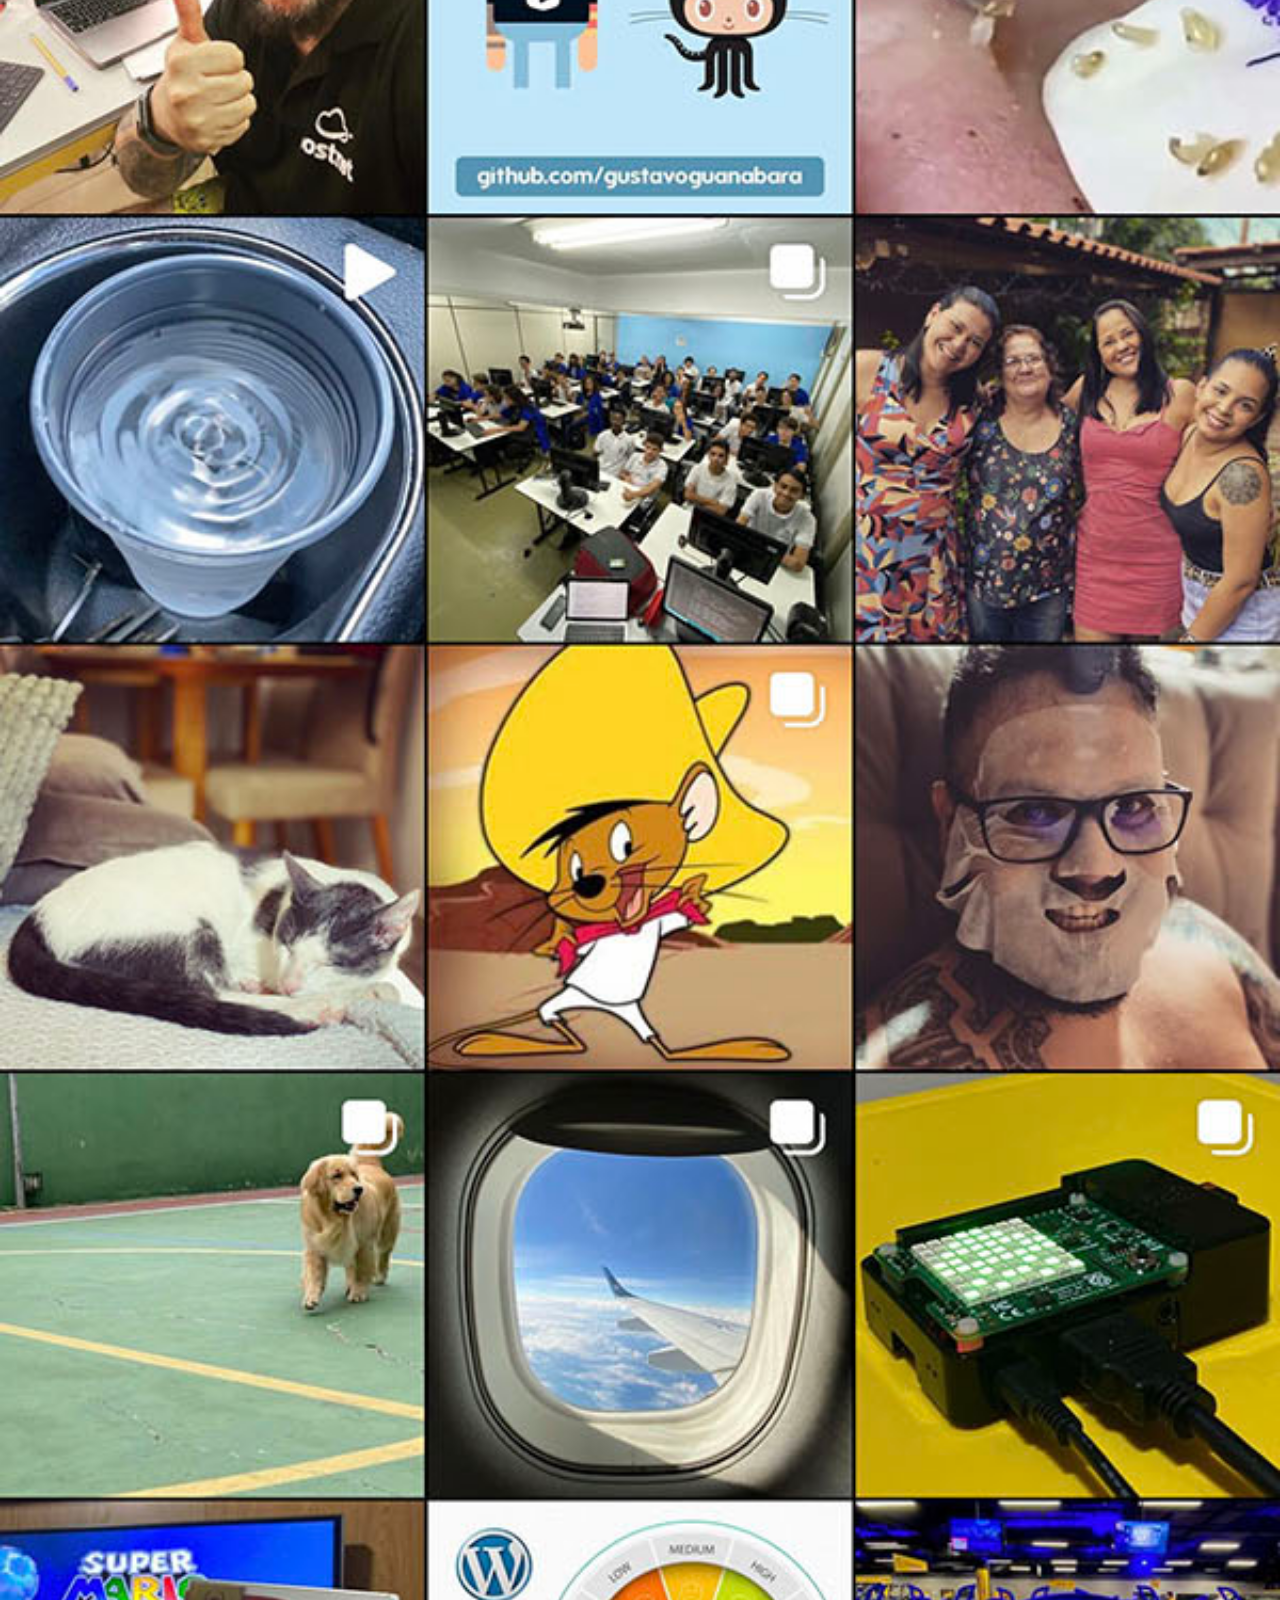
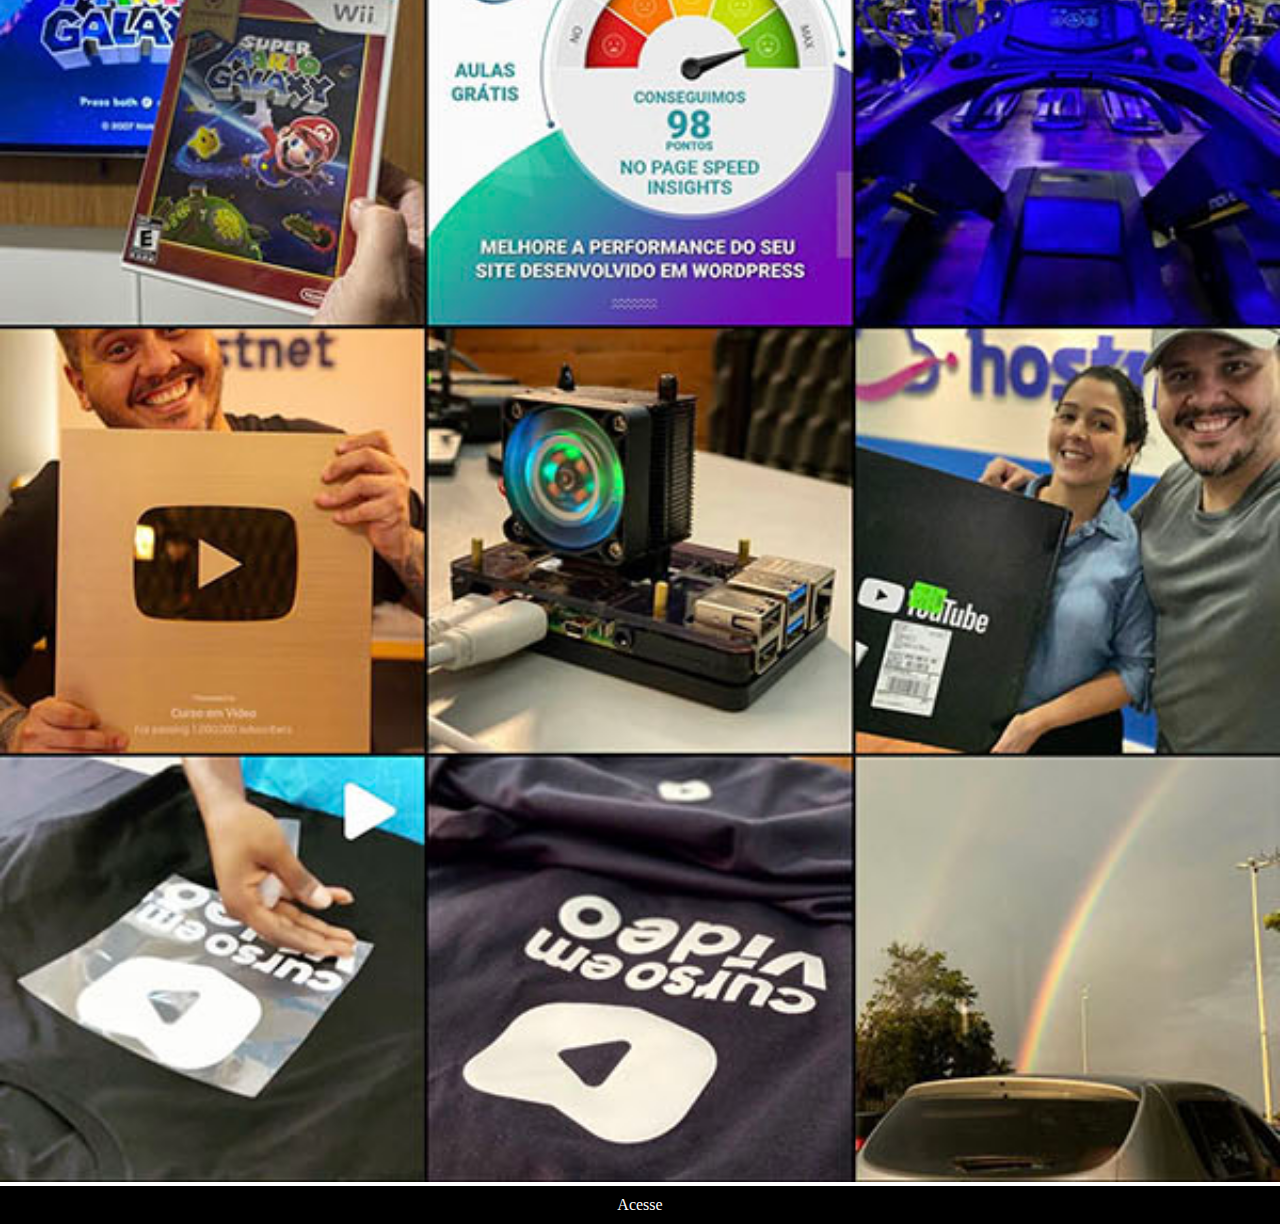
<file: instagram.html>
<!DOCTYPE html>
<html lang="pt-br">
<head>
    <meta charset="UTF-8">
    <meta http-equiv="X-UA-Compatible" content="IE=edge">
    <meta name="viewport" content="width=device-width, initial-scale=1.0">
    <title>instagram</title>
    <style>
        *{
            margin: 0px;
            padding: 0px;
        }
        ::-webkit-scrollbar{
            width: 0px;
            height: 0px;
        }
        img{
            width: 100vw;

        }
        a{
            padding: 10px;
            background-color: black;
            color: white;
            text-align: center;
            text-decoration: none;
            display: block;
        }
    </style>
</head>
<body>
    <img src="imagens/tela-instagram.jpg" alt="instagram">
    <a href="https://www.instagram.com/gustavoguanabara/" target="_blank">Acesse</a>
</body>
</html>
</file>
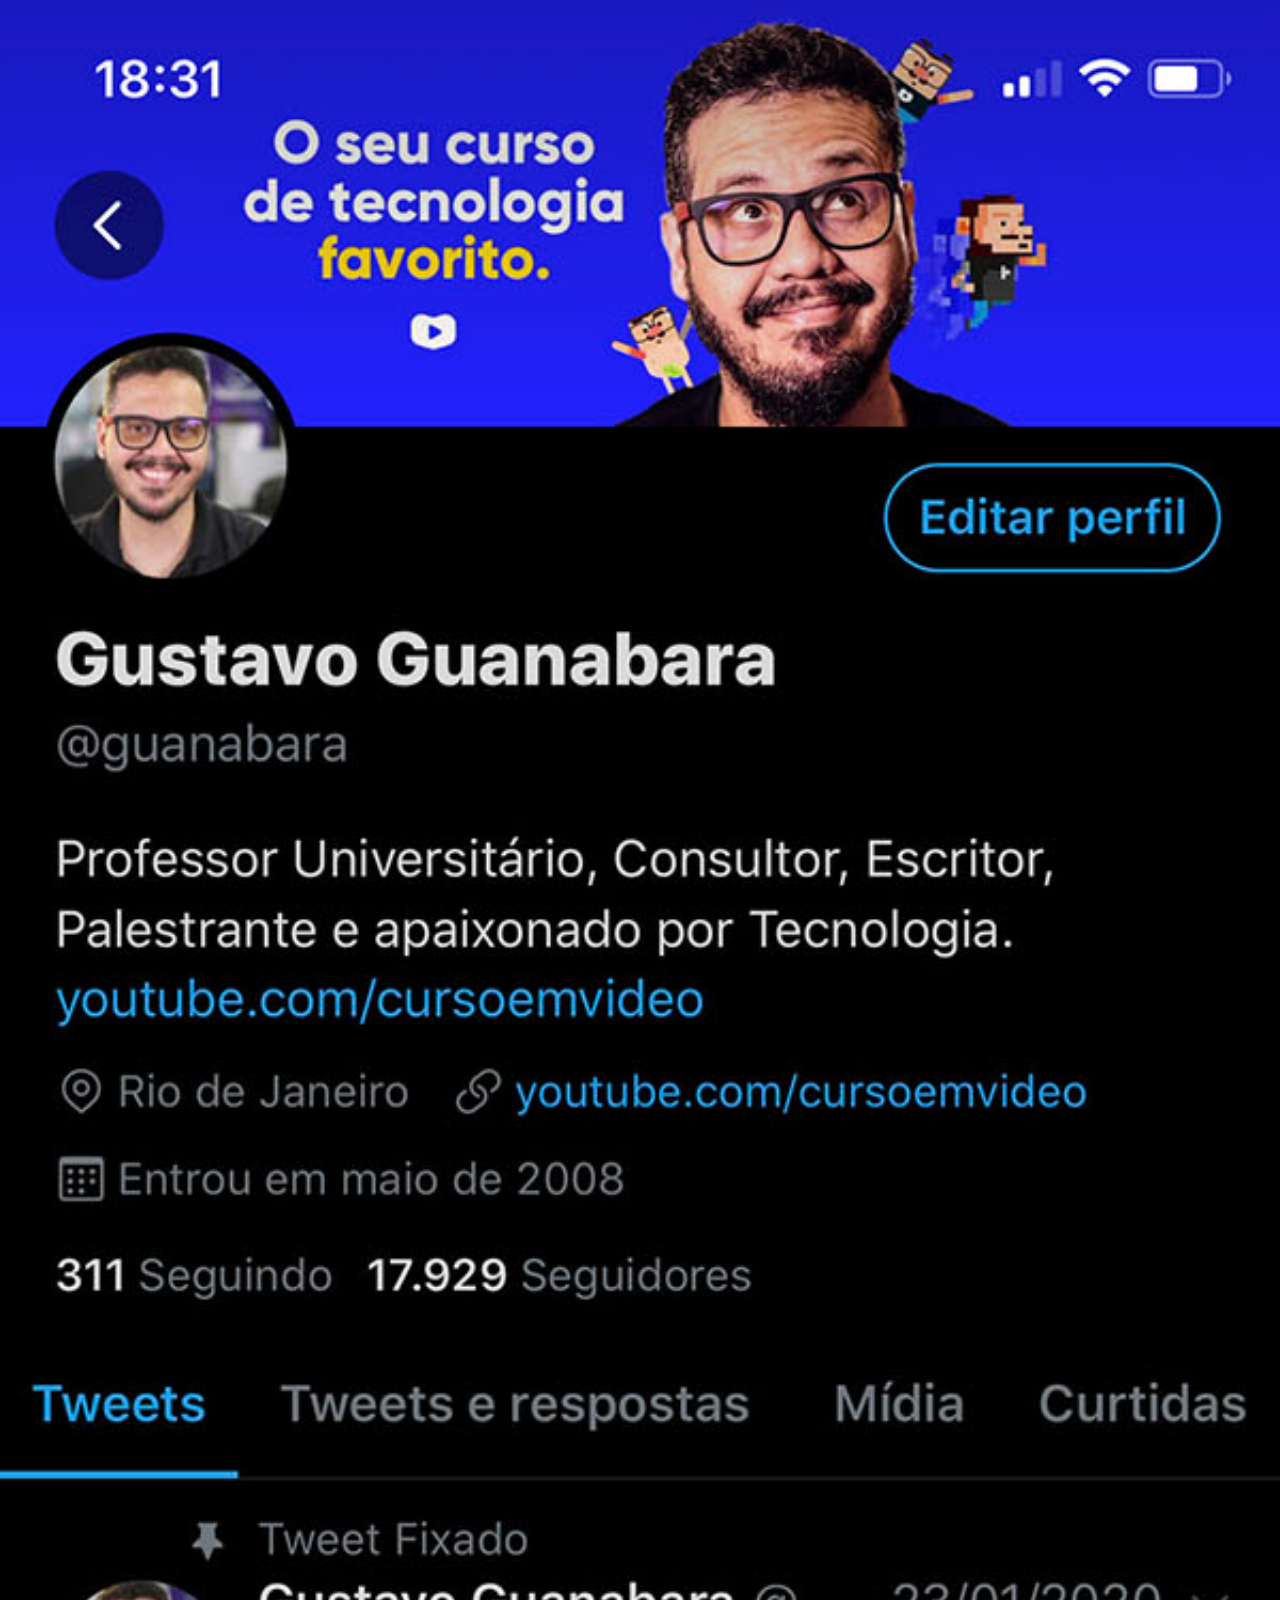
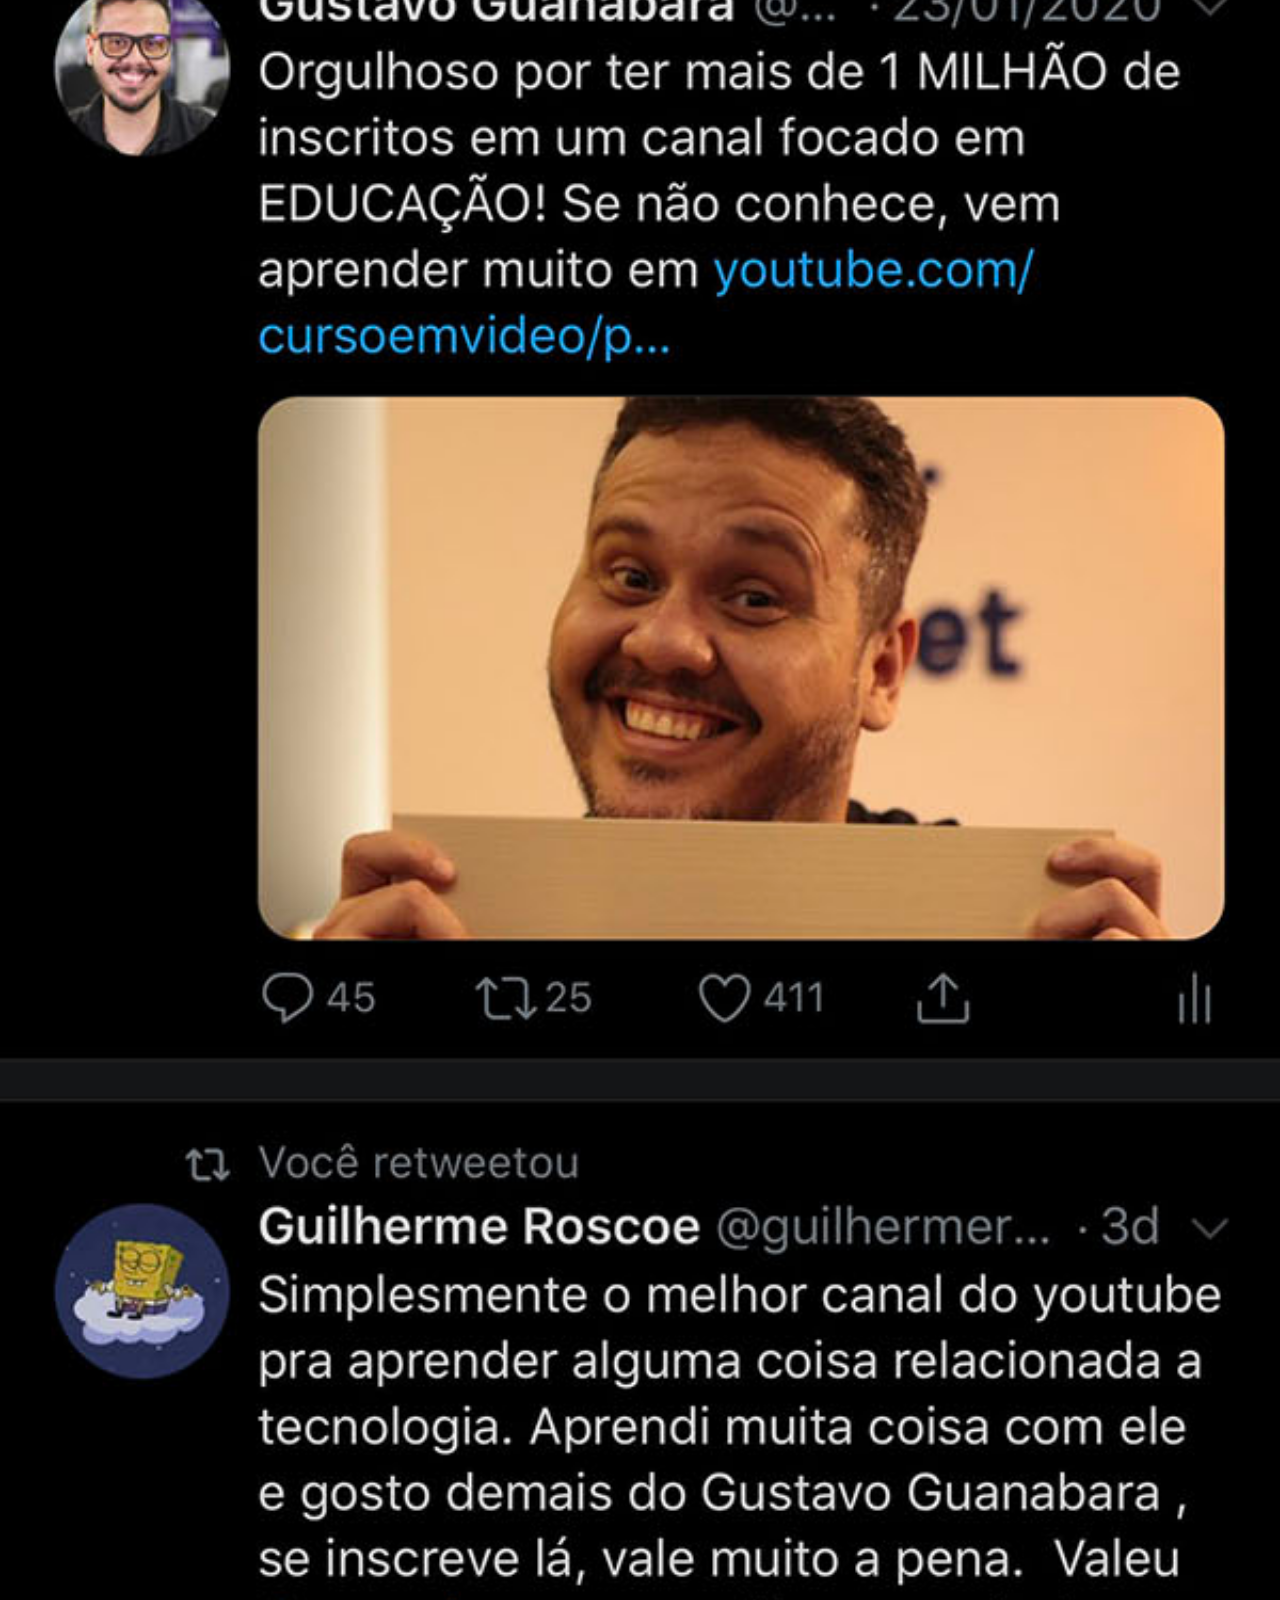
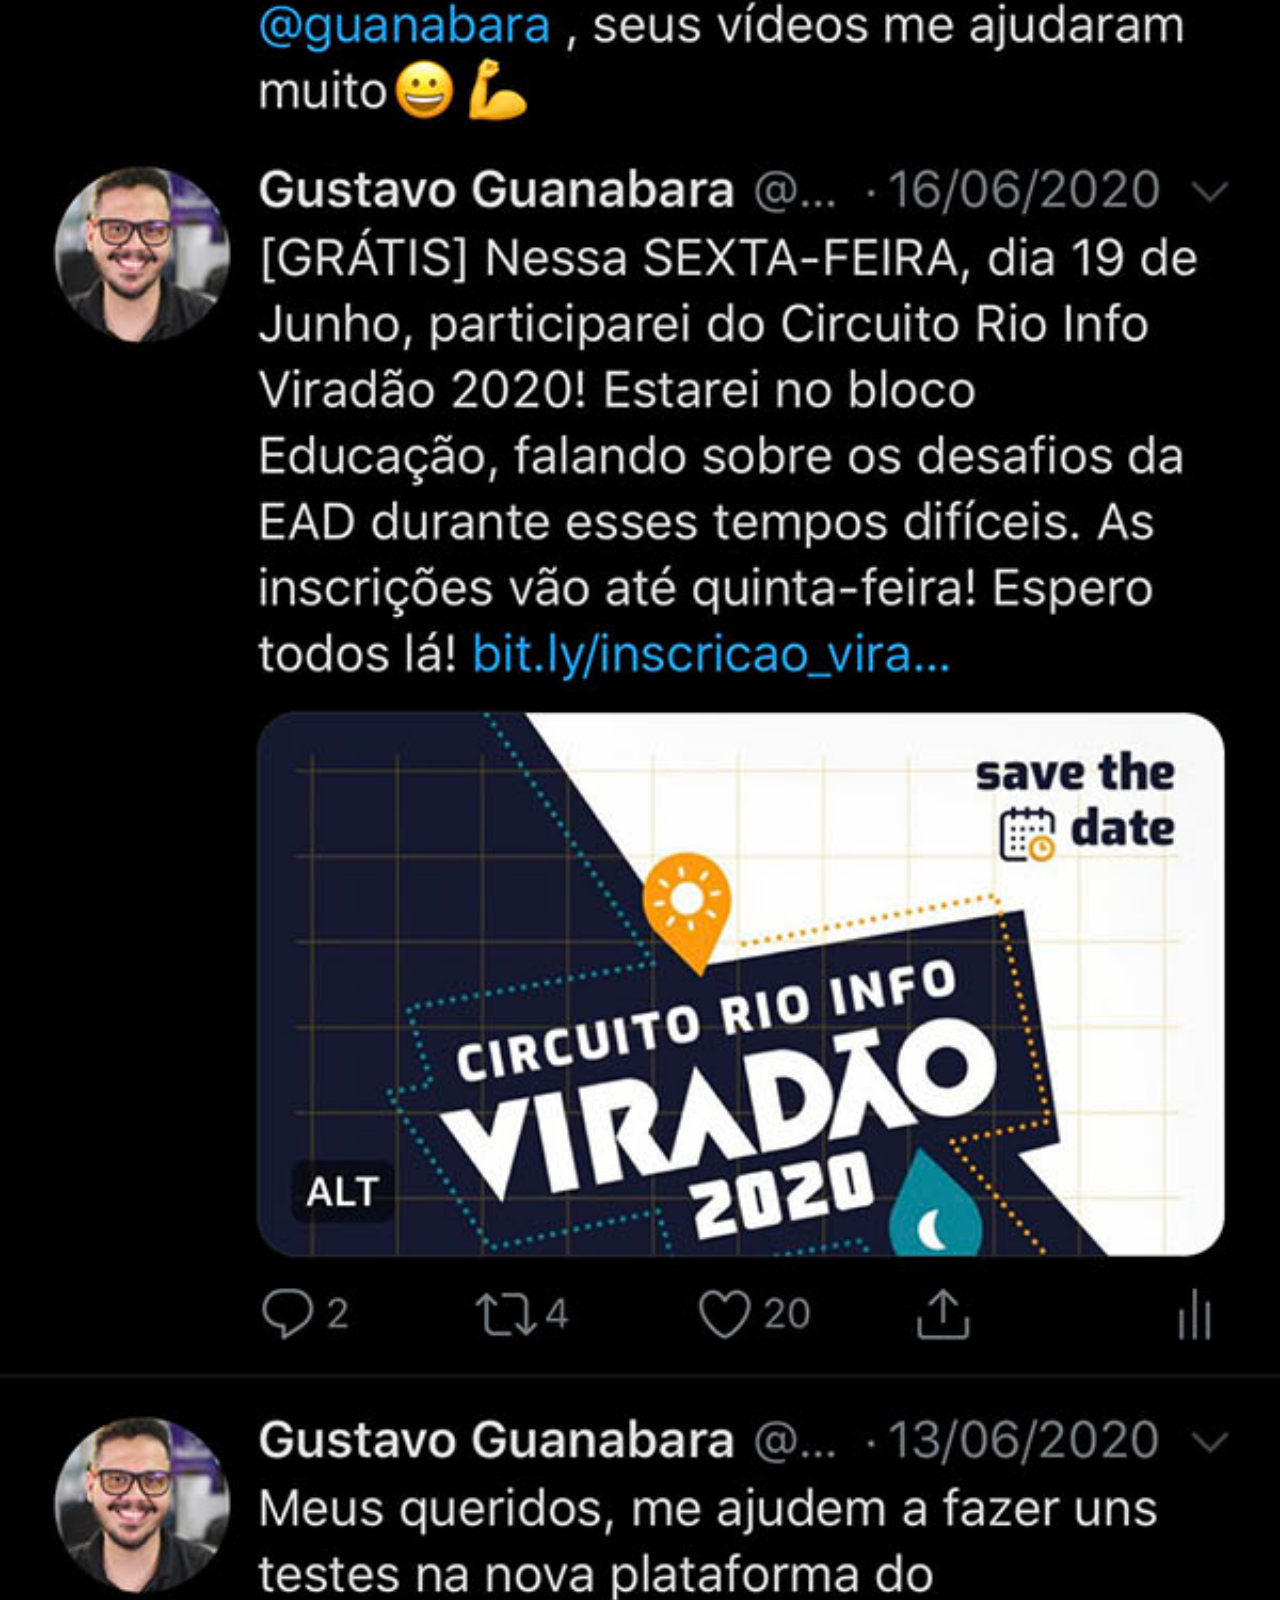
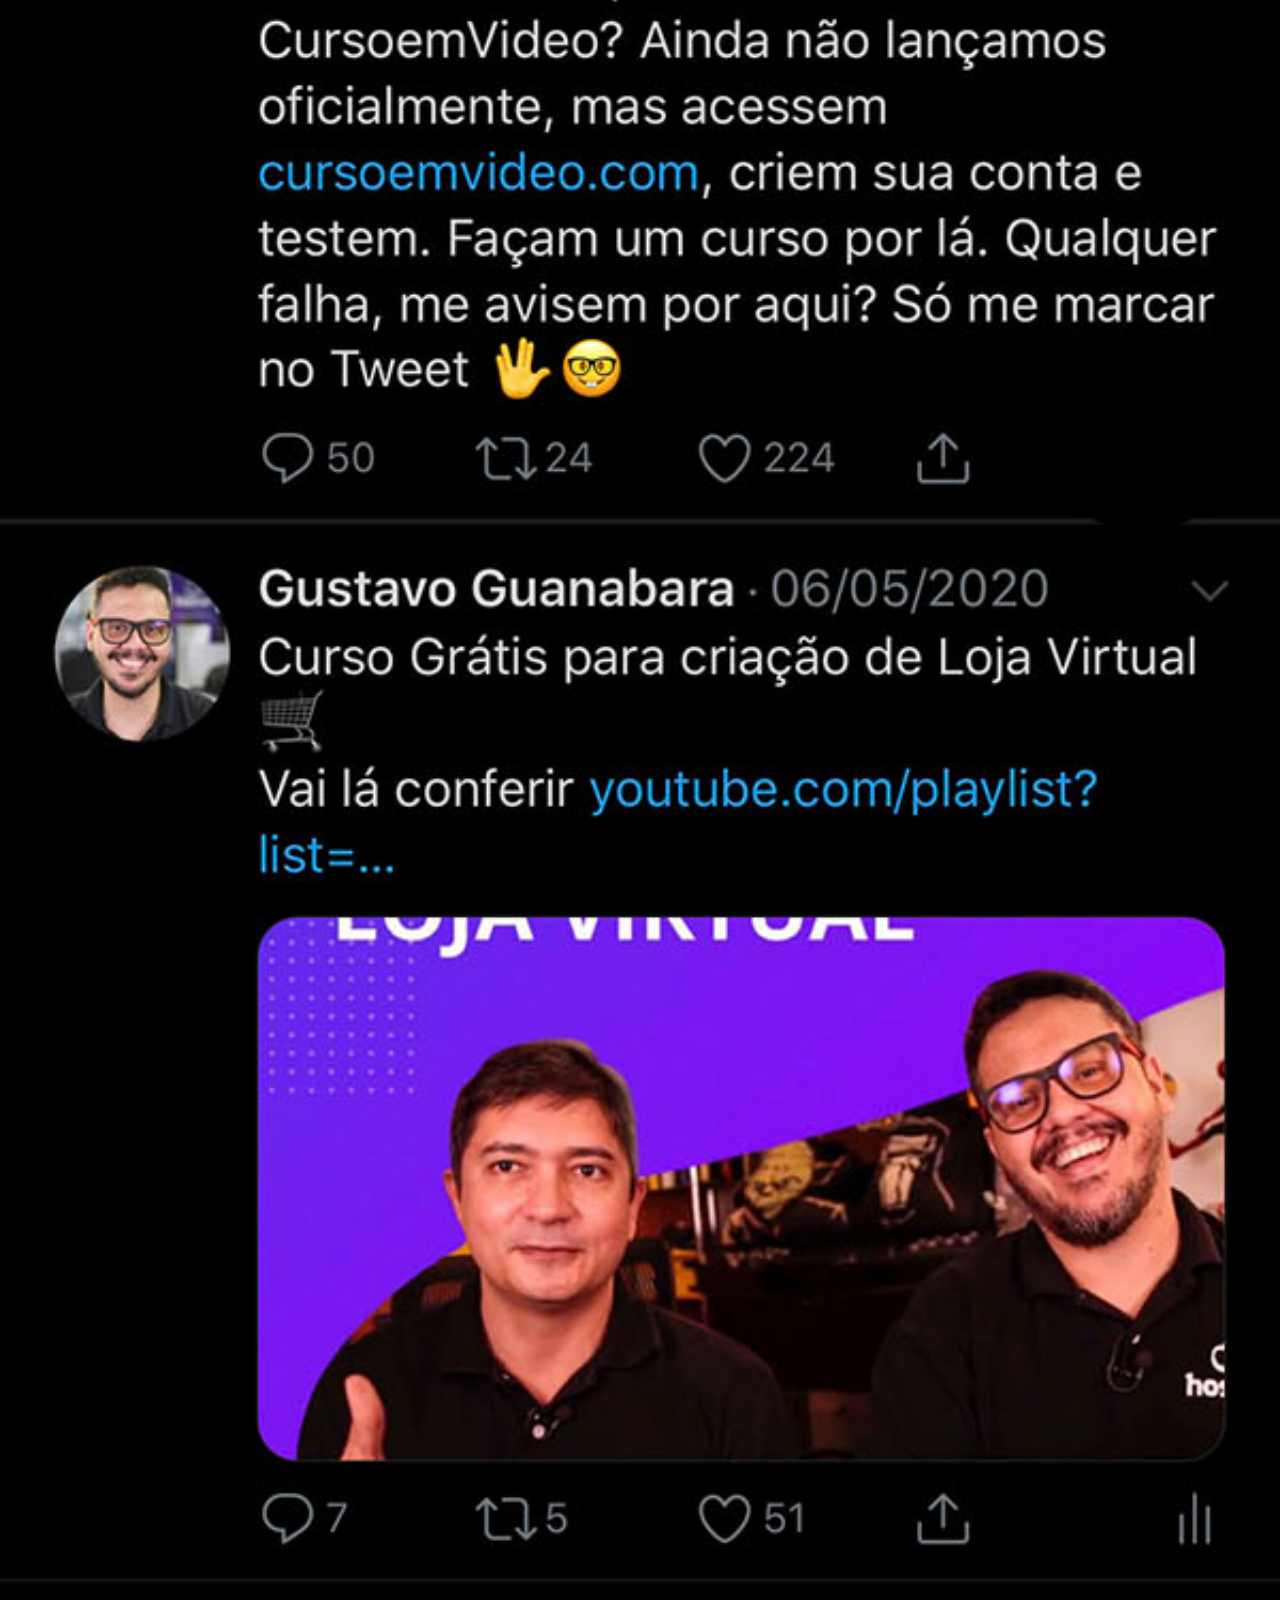
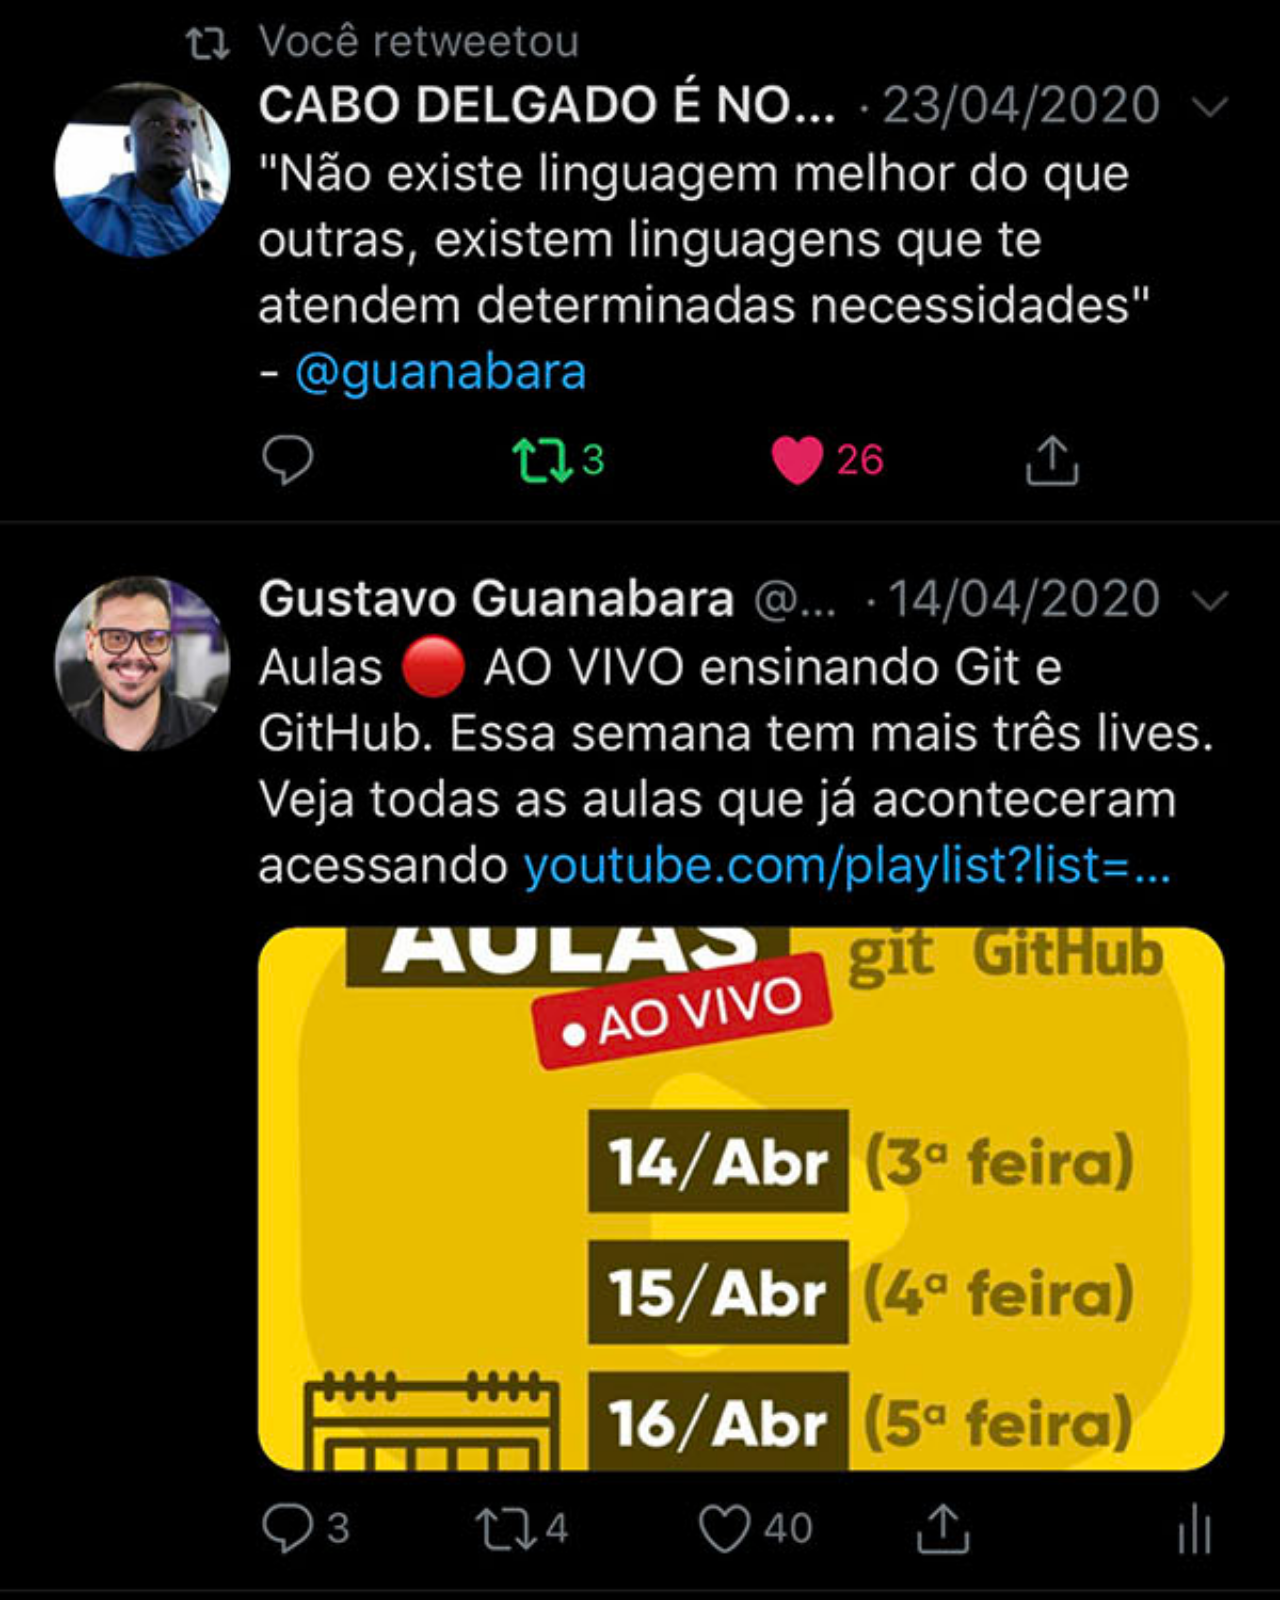
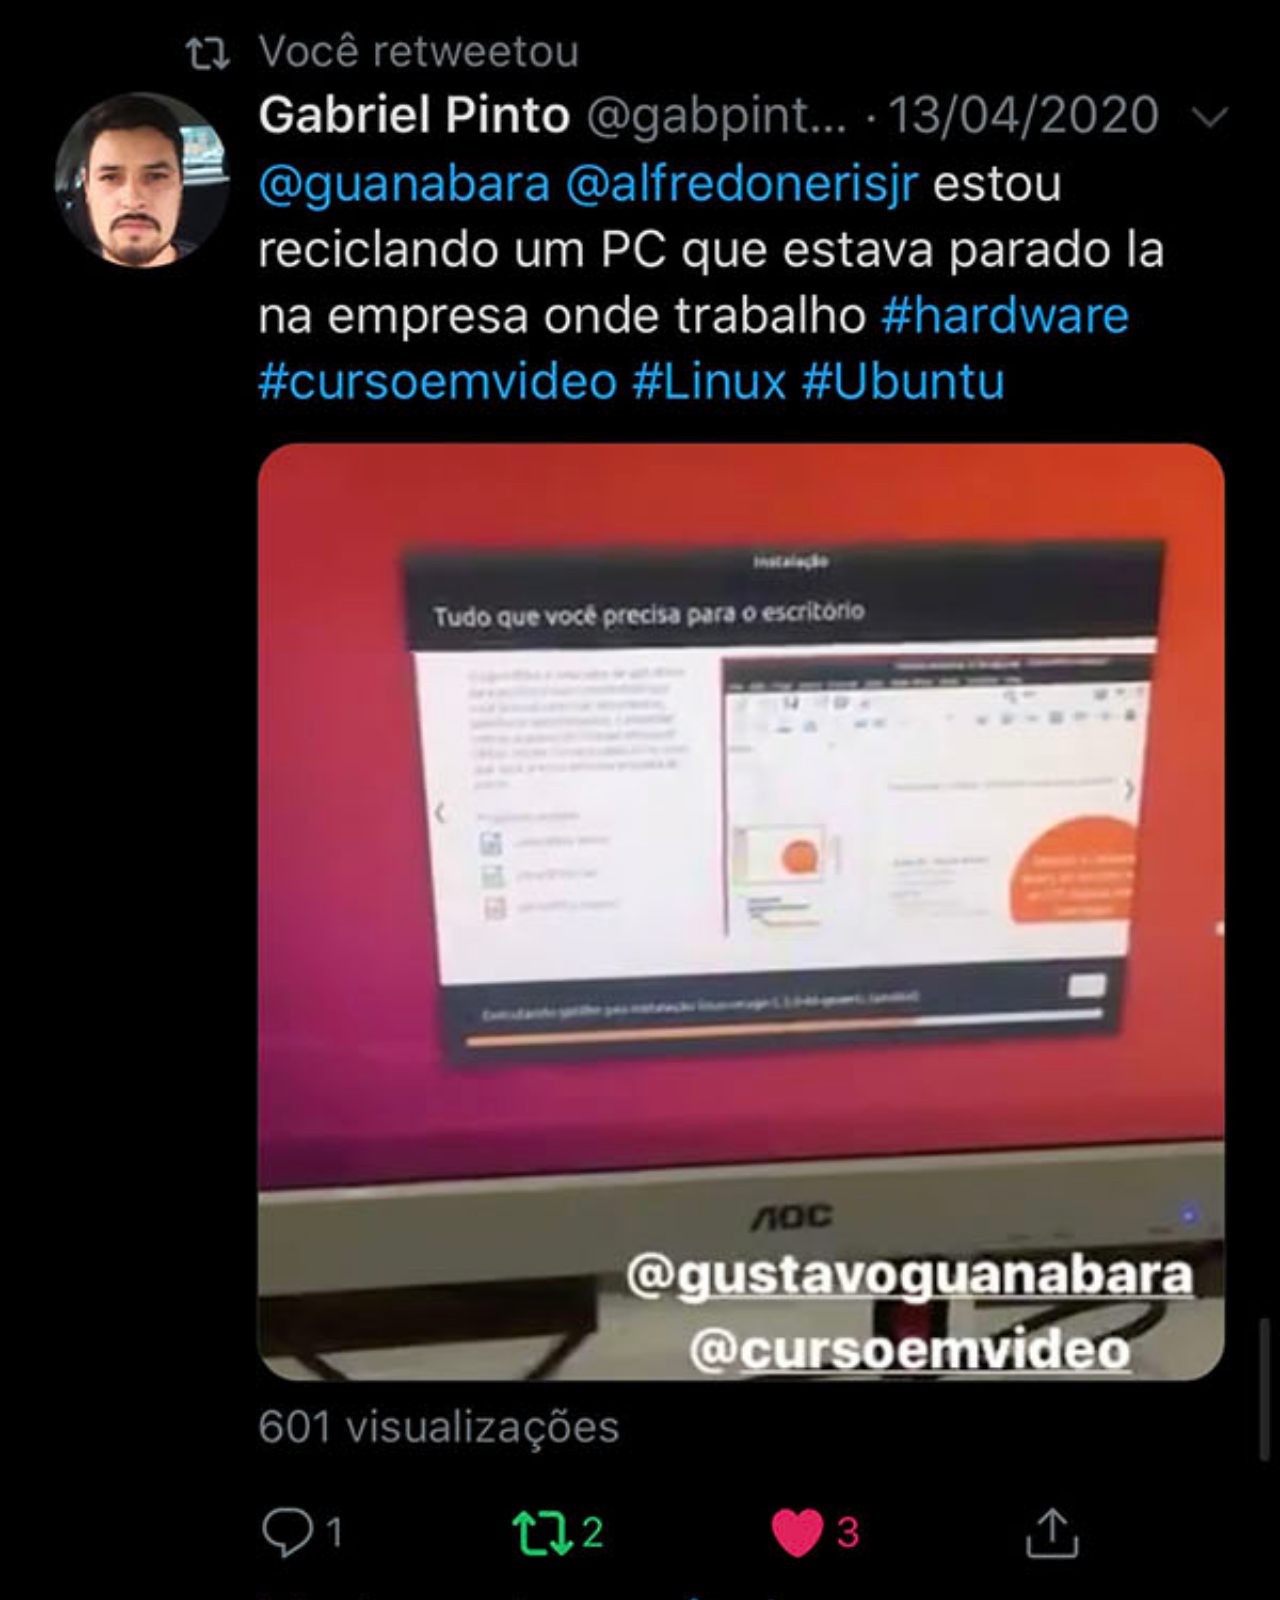
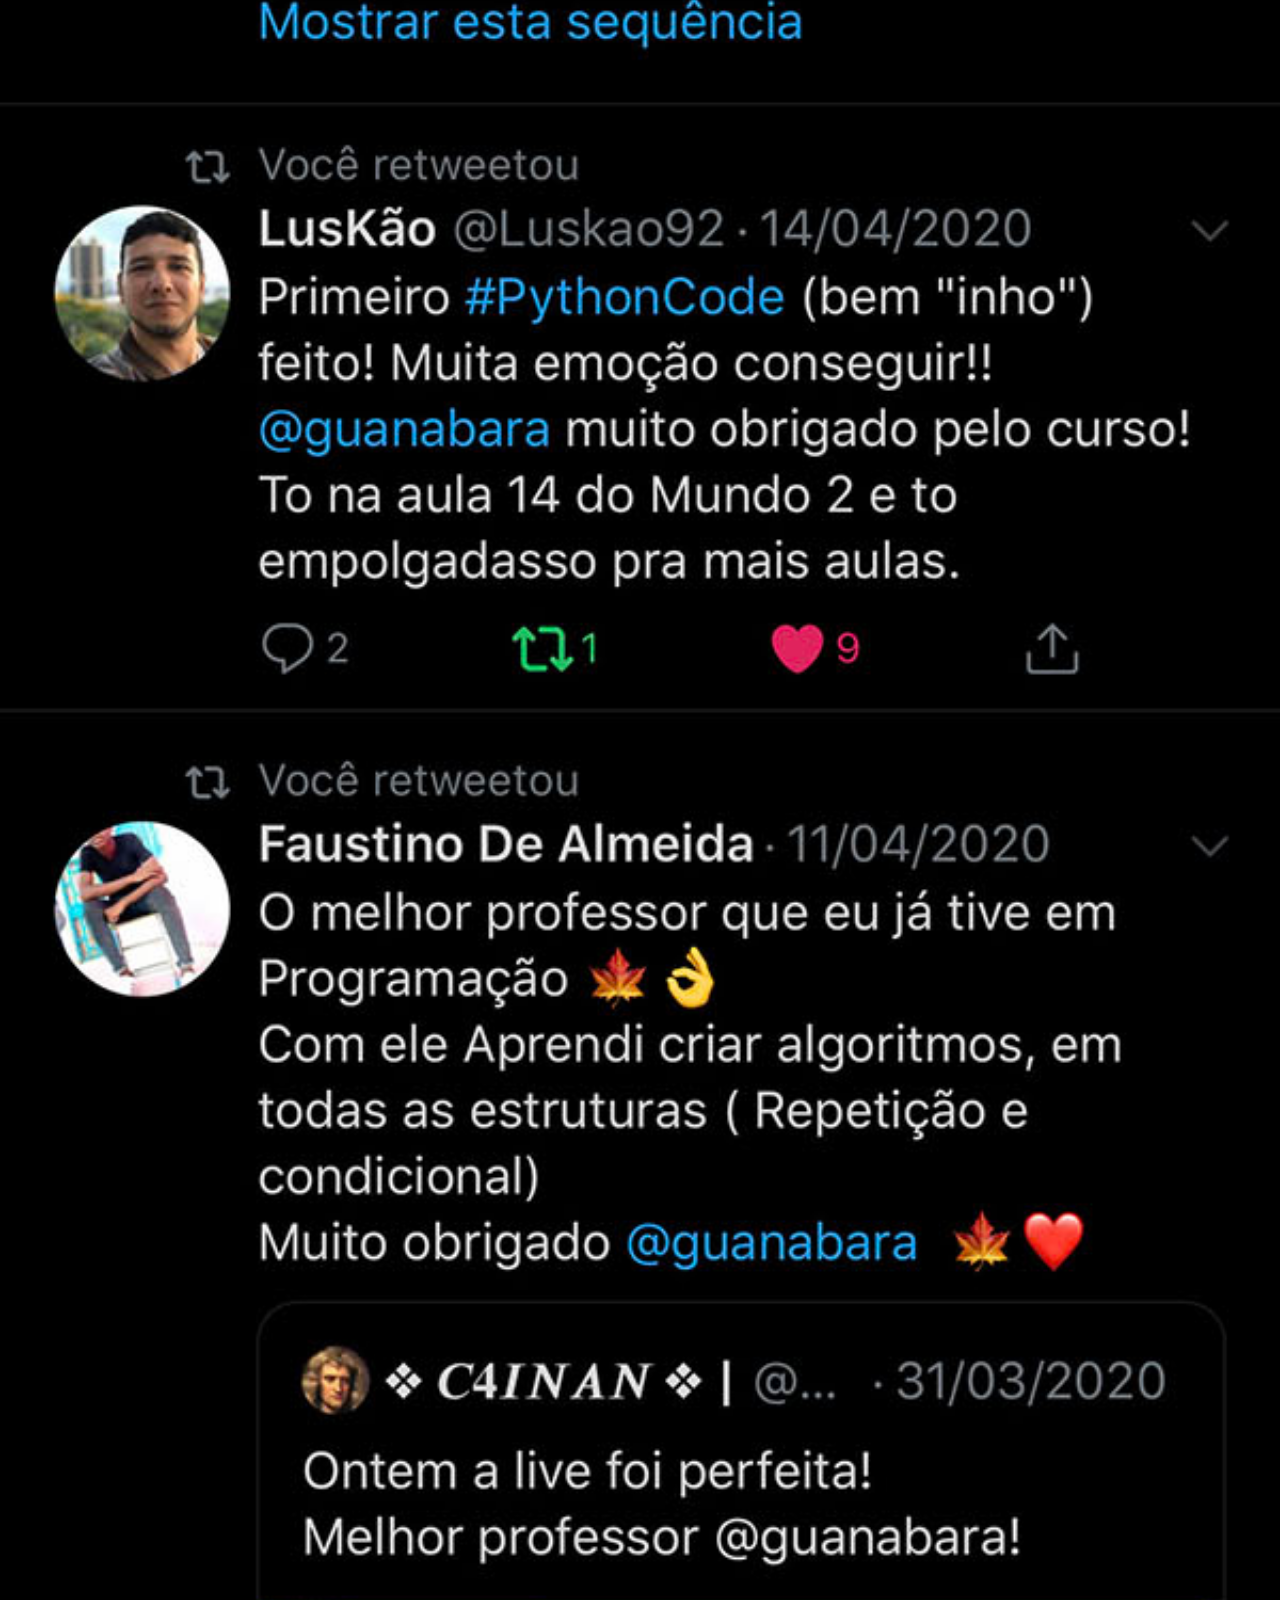
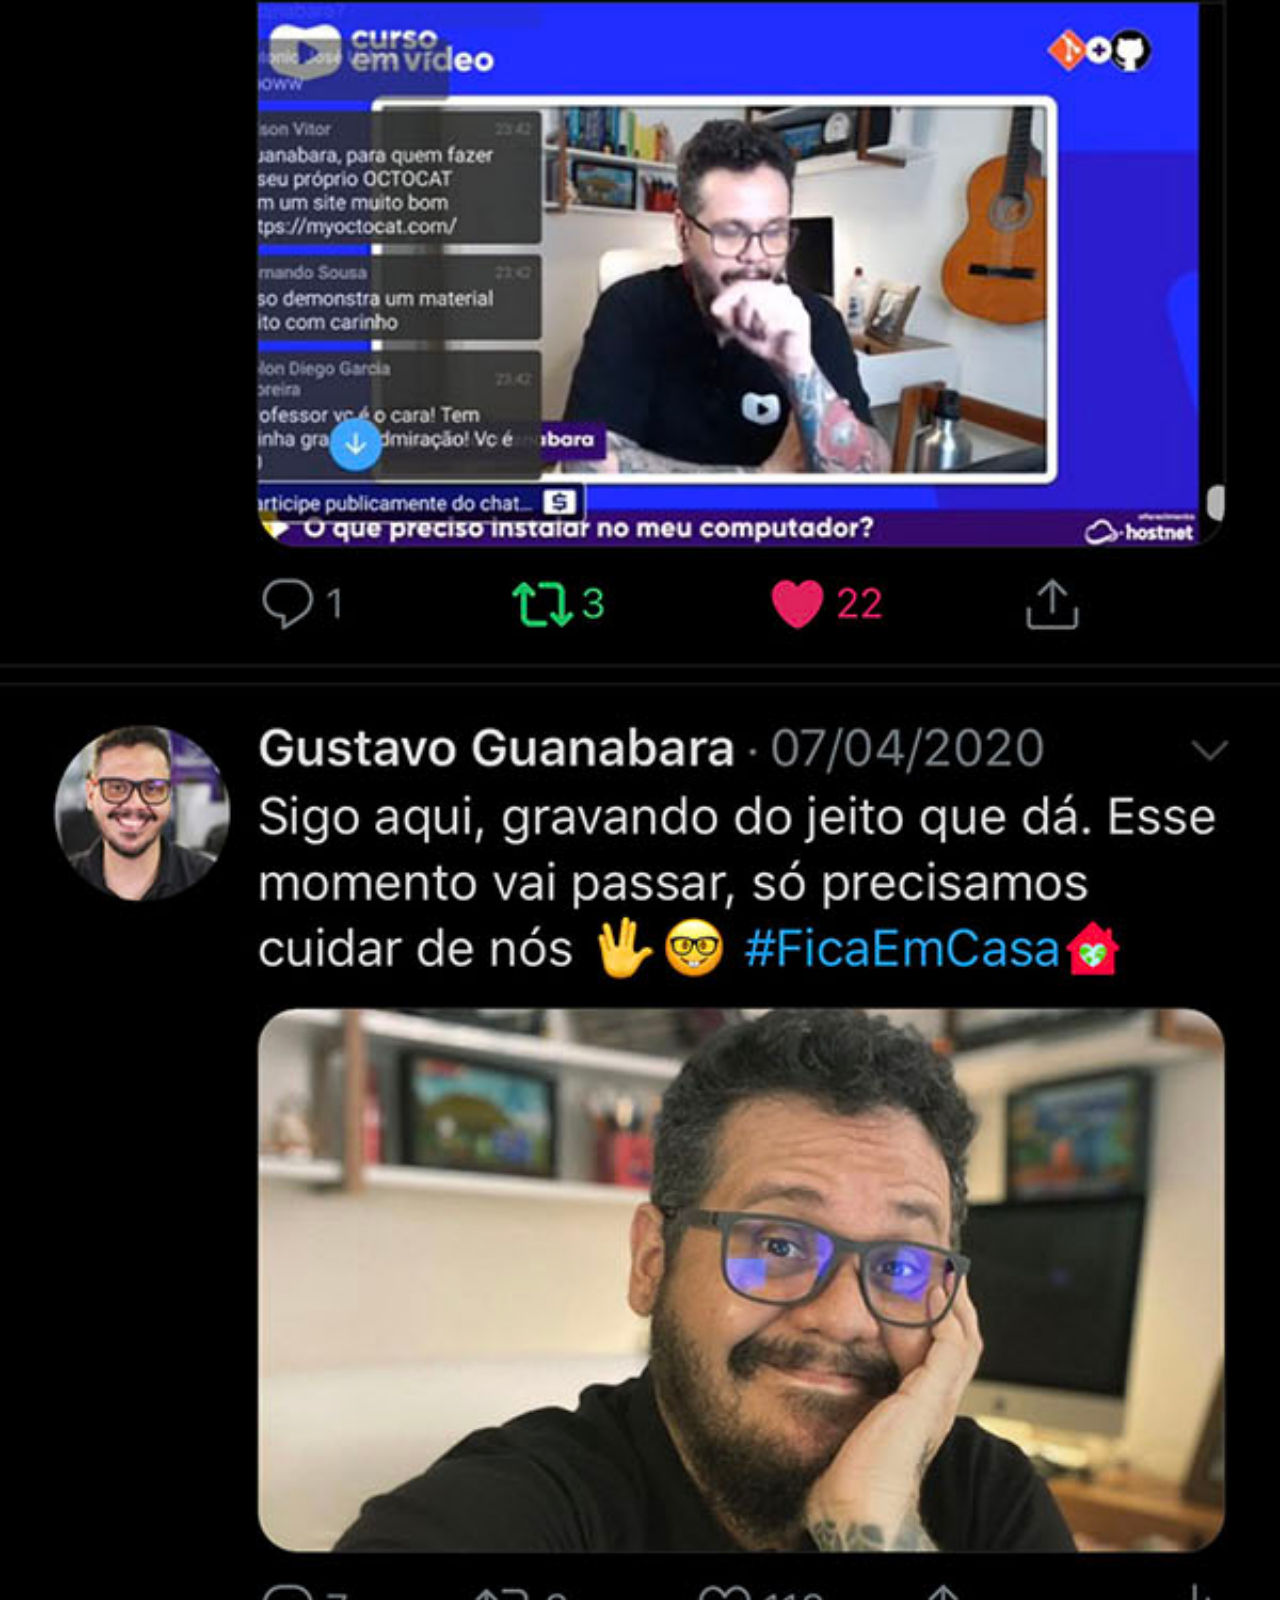
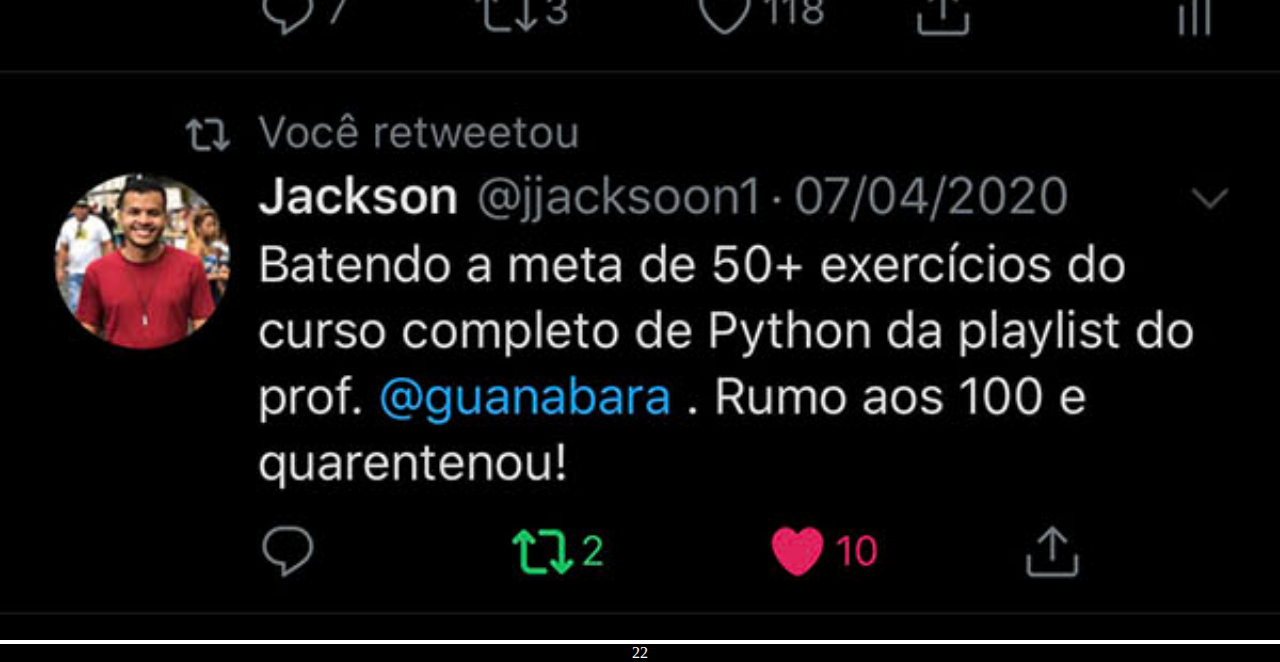
<file: twiter.html>
<!DOCTYPE html>
<html lang="pt-br">
<head>
    <meta charset="UTF-8">
    <meta http-equiv="X-UA-Compatible" content="IE=edge">
    <meta name="viewport" content="width=device-width, initial-scale=1.0">
    <title>Twiter</title>
    <style>
        a{
            display: block;
            background-color: black;
            color: white;
            text-align: center;
            text-decoration: none;
        }
        *{
            margin: 0px;
            padding: 0px;
        }
        ::-webkit-scrollbar{
            width: 0px;
            height: 0px;
        }
        img{
            width: 100vw;
        }
    </style>
</head>
<body>
    <img src="imagens/tela-twitter.jpg" alt="twiter">
    <a href="https://twitter.com/jairbolsonaro" target="_blank">22</a>
</body>
</html>
</file>
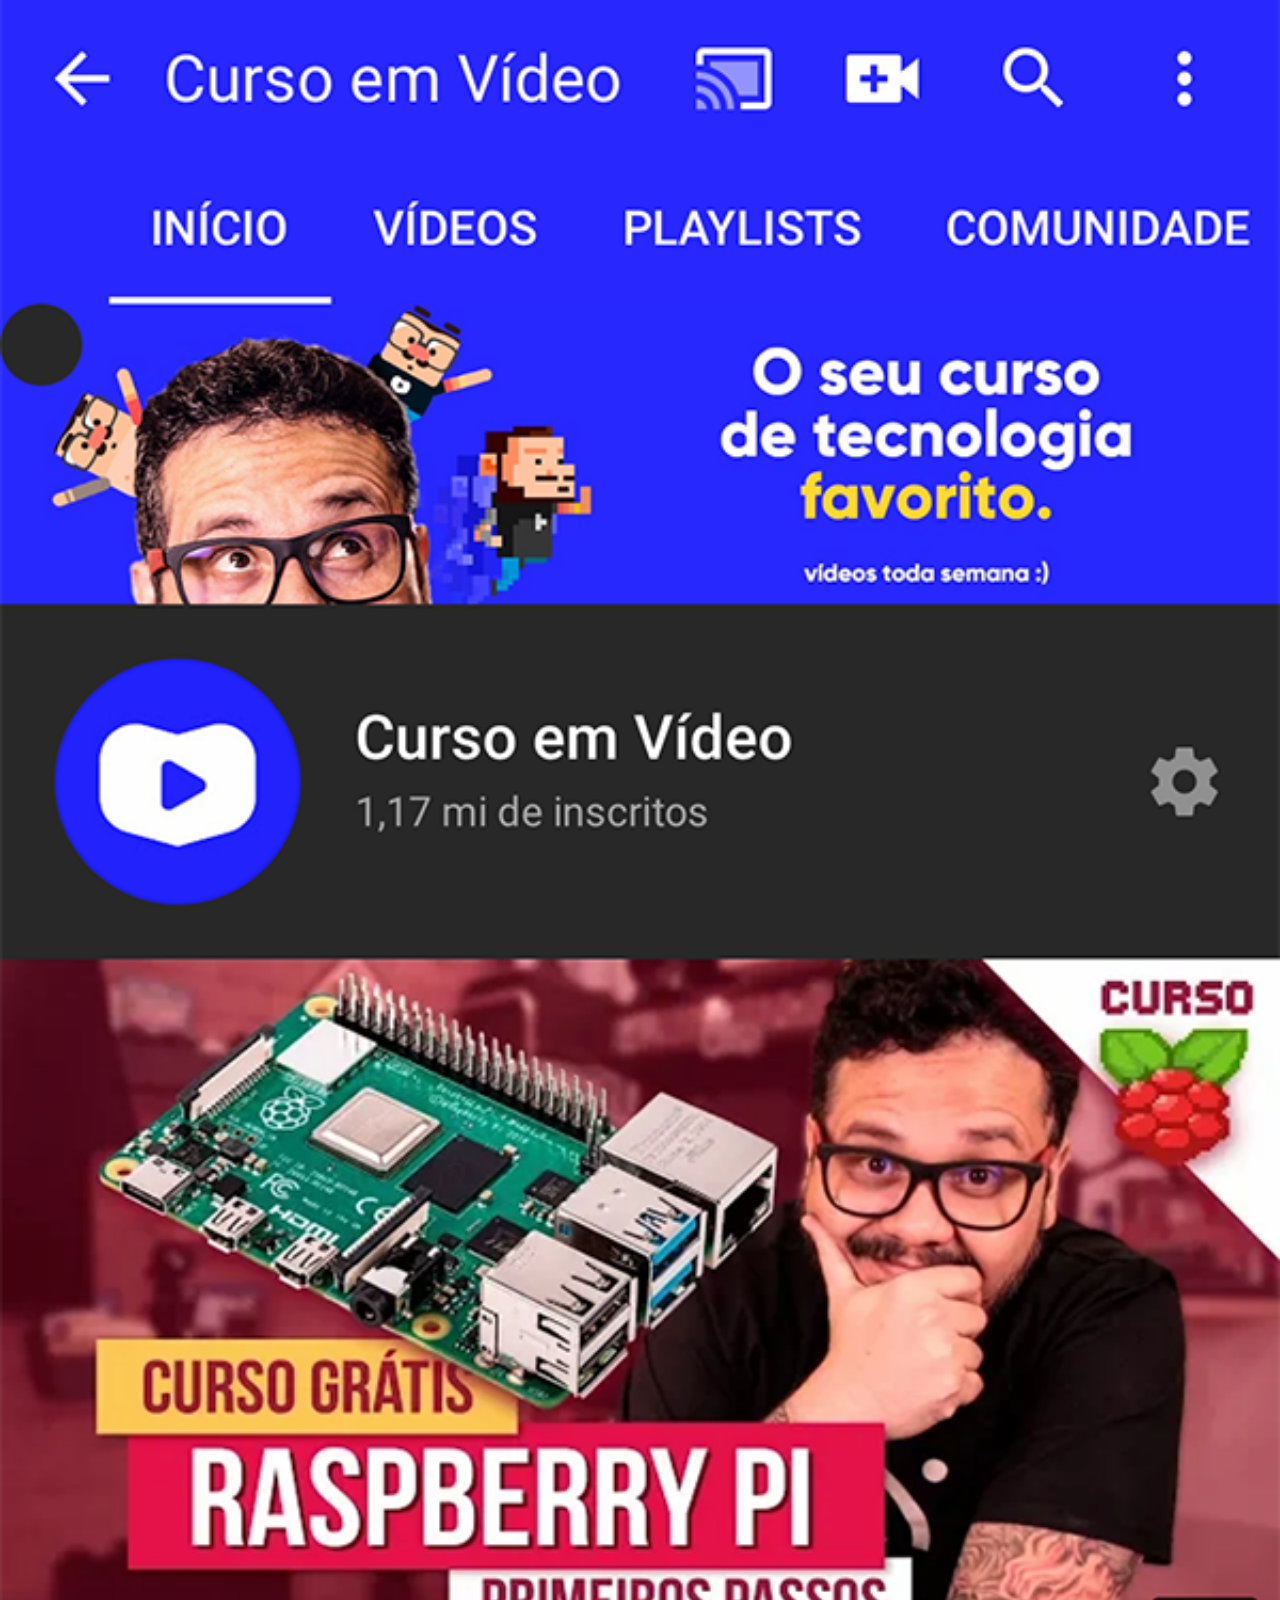
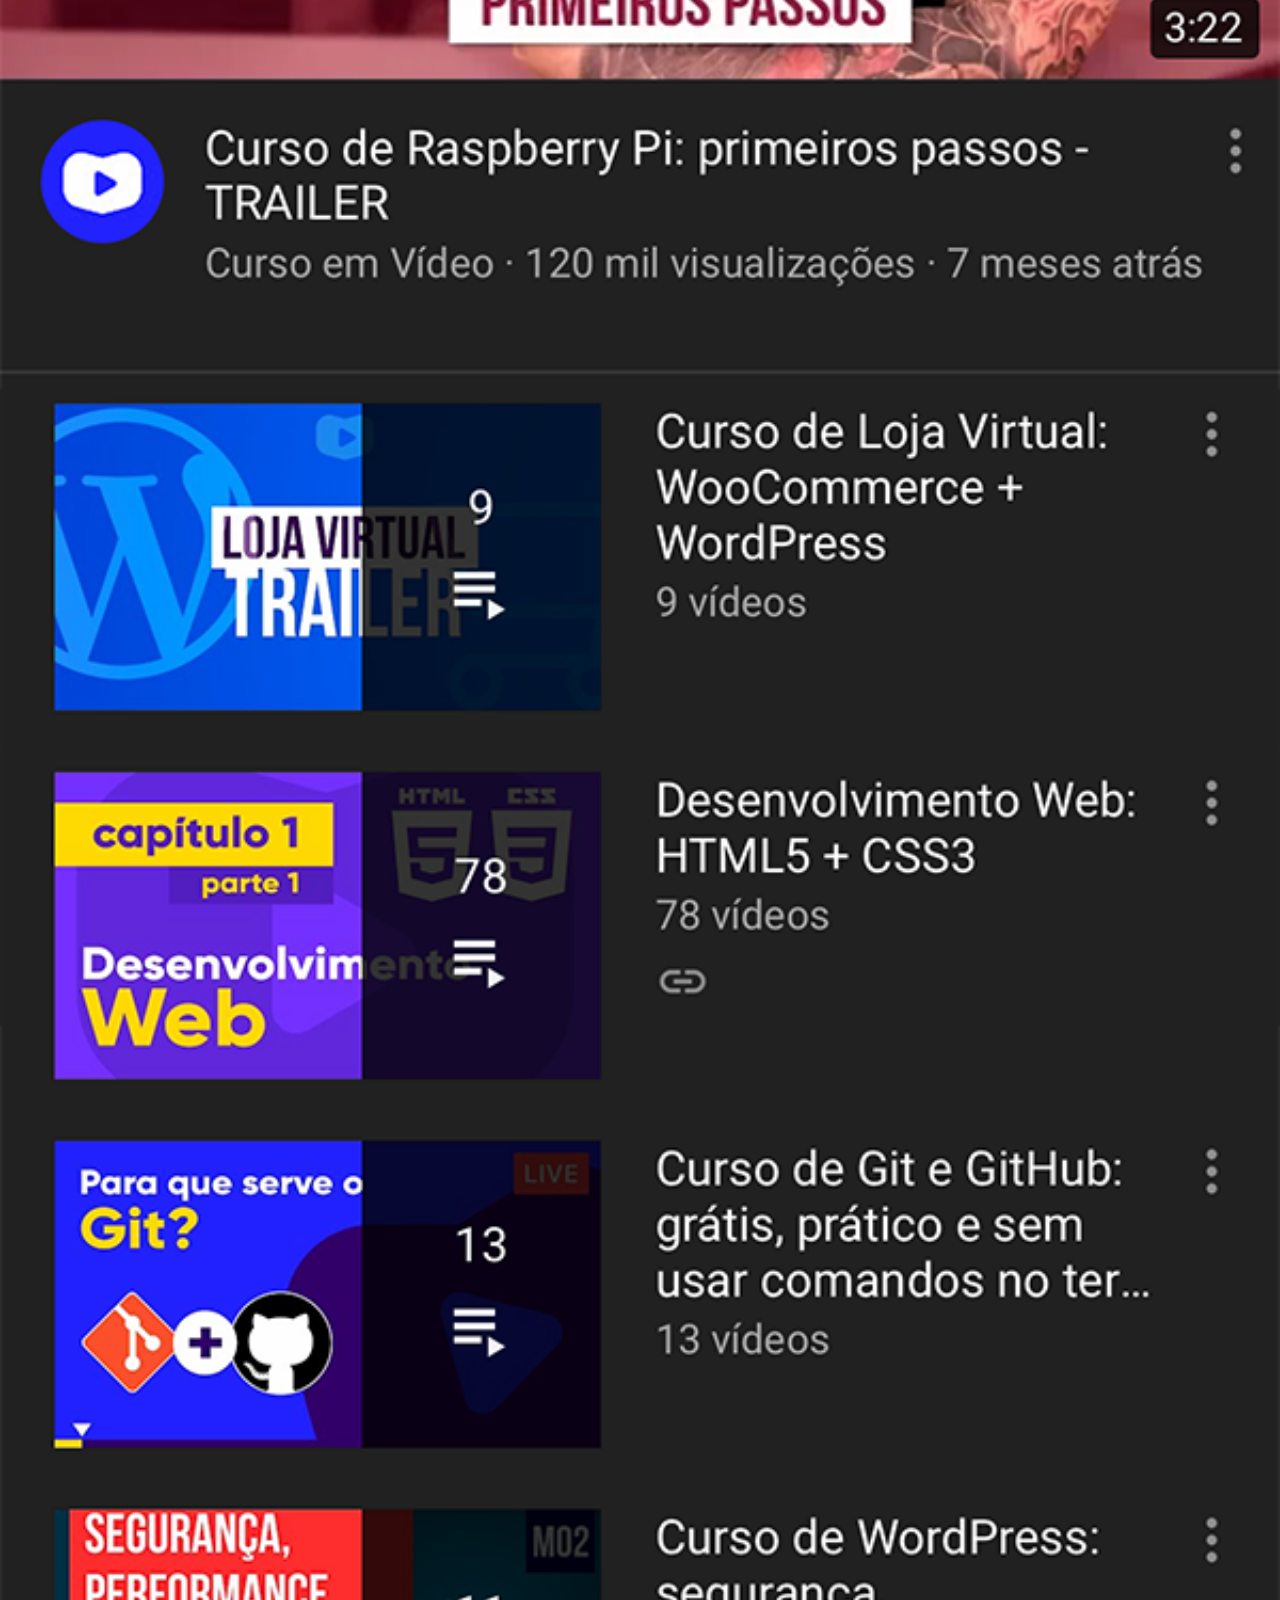
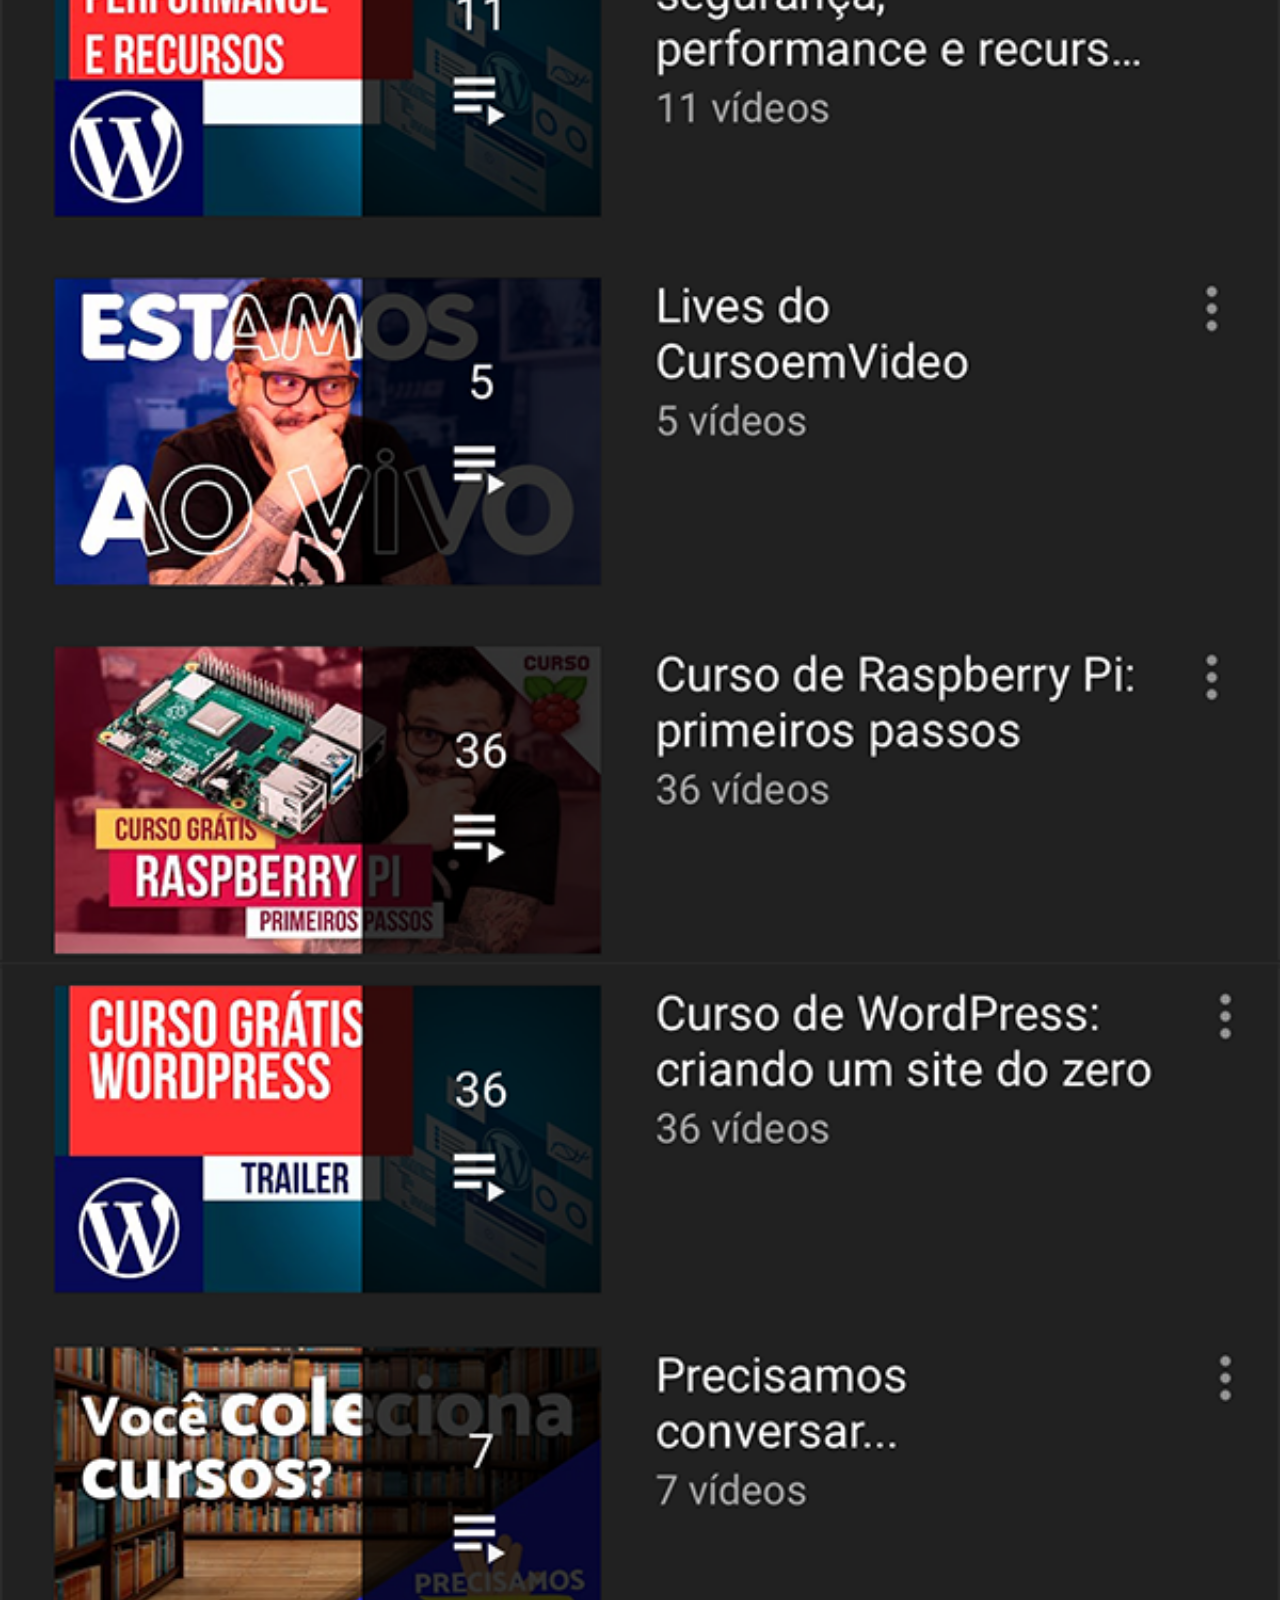
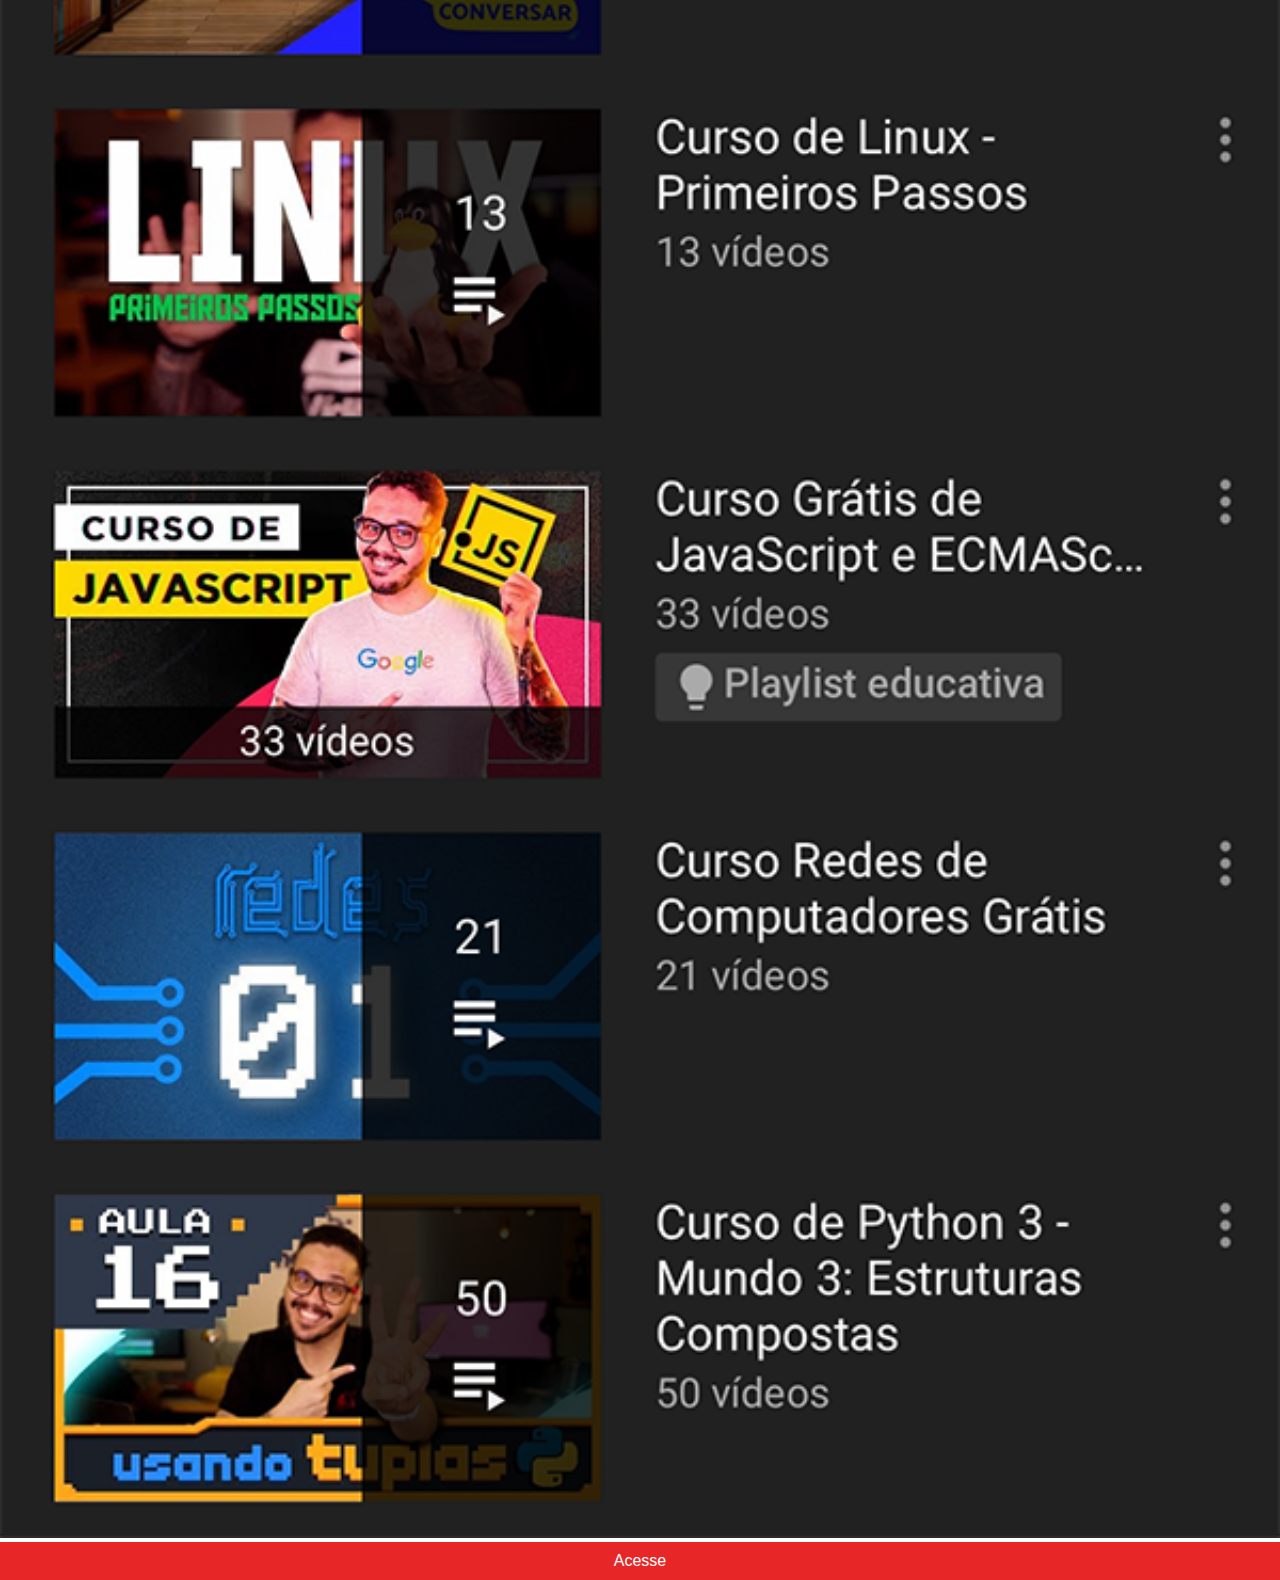
<file: youtube.html>
<!DOCTYPE html>
<html lang="pt-br">
<head>
    <meta charset="UTF-8">
    <meta http-equiv="X-UA-Compatible" content="IE=edge">
    <meta name="viewport" content="width=device-width, initial-scale=1.0">
    <title>Youtube</title>
    <style>
        *{
            margin: 0px;
            padding: 0px;
            font-family: Arial, Helvetica, sans-serif;
        }
        ::-webkit-scrollbar{
            width: 0px;
            height: 0px;
        }
        img{
            width: 100vw;
            
        }
        a{
            display: block;
            background-color: rgb(231, 39, 39);
            color: white;
            text-decoration: none;
            text-align: center;
            padding: 10px;
        }
    </style>
</head>
<body>
    <img src="imagens/tela-youtube.png" alt="Youtube">
    <a href="https://www.youtube.com/c/CursoemV%C3%ADdeo/videos" target="_blank">Acesse</a>
</body>
</html>
</file>
<file: estilo/style.css>
@charset "UTF-8";

*{
    margin: 0px;
    padding: 0px;
    font-family: Arial, Helvetica, sans-serif;
}
html, body{
    height: 100vh;
    width: 100vw;
    background-color: black;
}
body{
    background: url('../imagens/fundo-madeira.jpg') no-repeat top center;
    background-size: cover;
    
}

main{
    height: 100vh;
    position: relative;
    
}

section#telefone{
    position: absolute;
    width: 311px;
    height: 627px;
    
    background: url('../imagens/frame-iphone.png') no-repeat;

    left: 50%;
    top: 50%;
    transform: translate(-50%, -50%);
}
#tela{
    position: relative;
    left: 22px;
    top: 80px;
    width: 267px;
    height: 471px;
}
section#redes-sociais img{
    width: 50px;
    margin: 10px;
    border-radius: 50%;
    box-shadow: 2px 2px 7px rgba(0, 0, 0, 0.377);
    box-sizing: border-box;
    
}
section#redes-sociais{
    text-align: right;
}
section#redes-sociais img:hover{
    border: 1px solid rgba(255, 255, 255, 0.575);
    transform: translate(-2px, -2px);
    transition: transform 0.1s;
    box-shadow: 2px 2px 8px rgba(0, 0, 0, 0.692);
}
</file>
